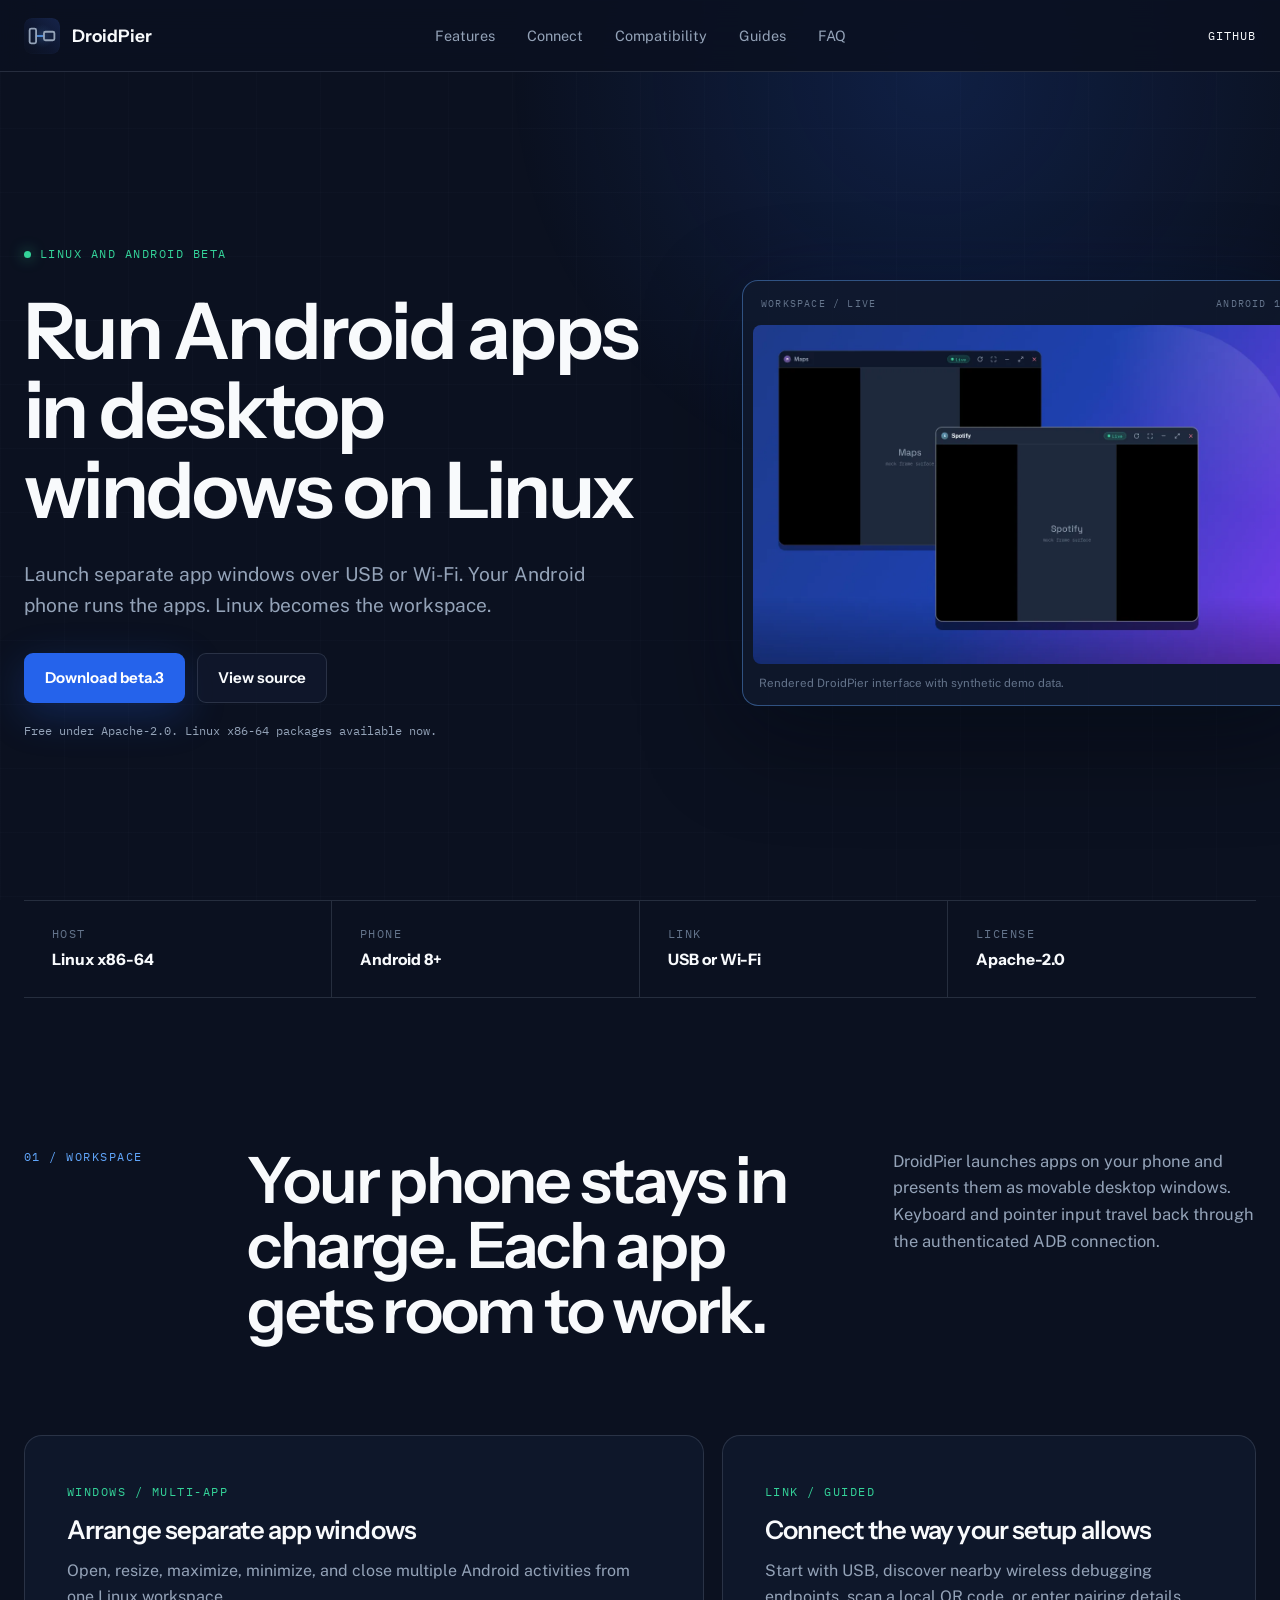
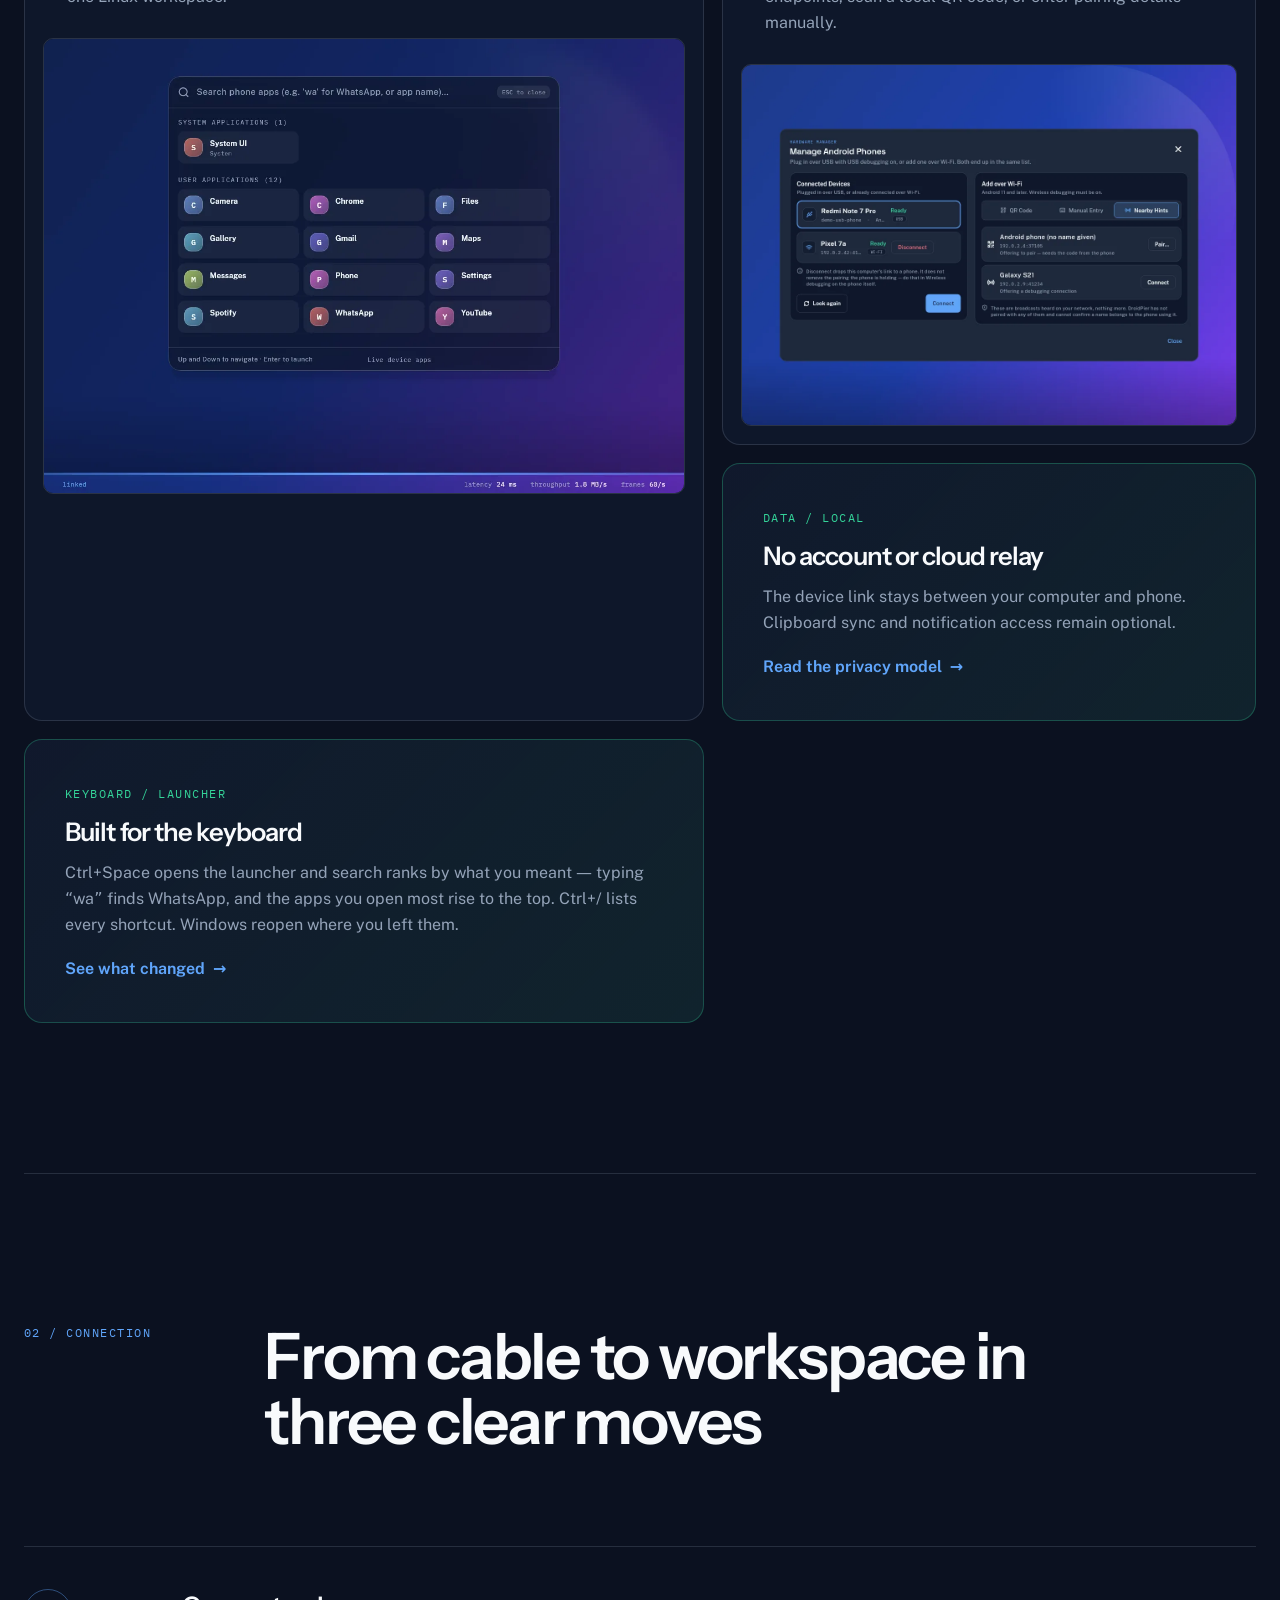
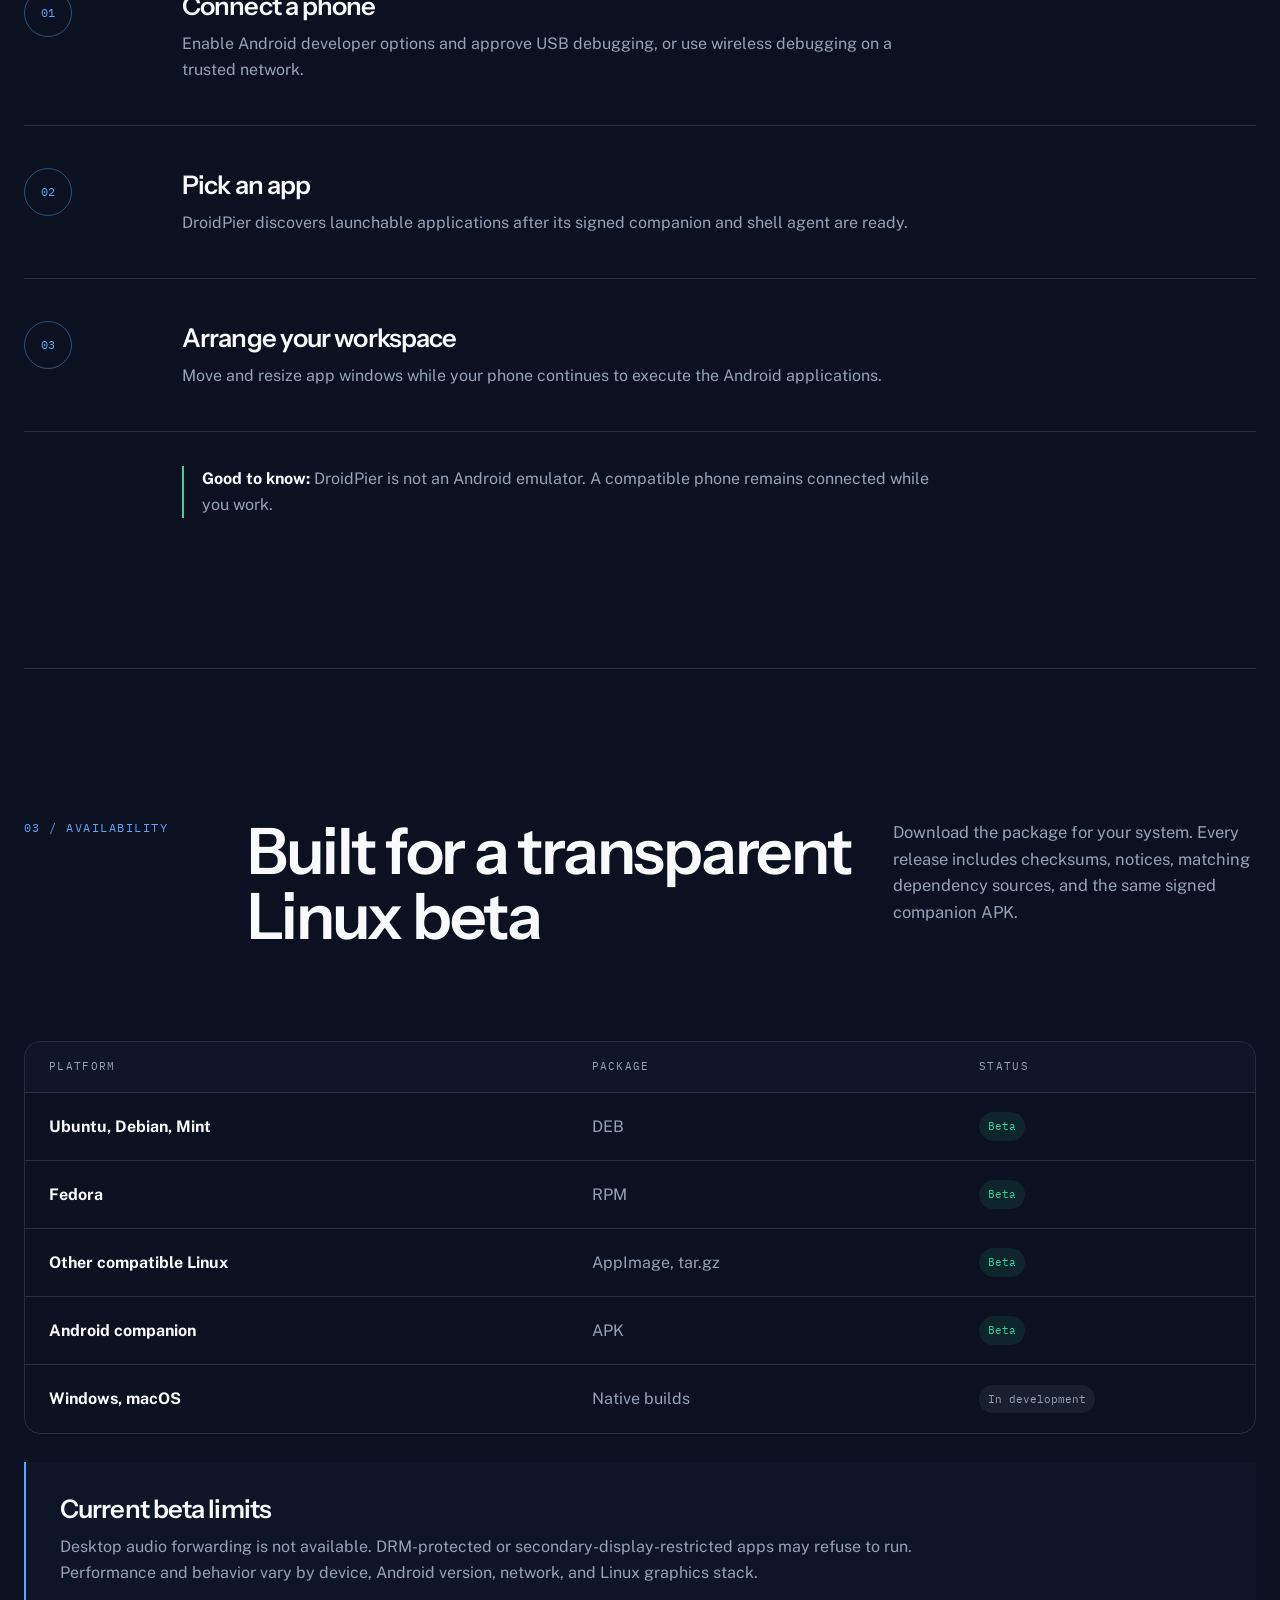
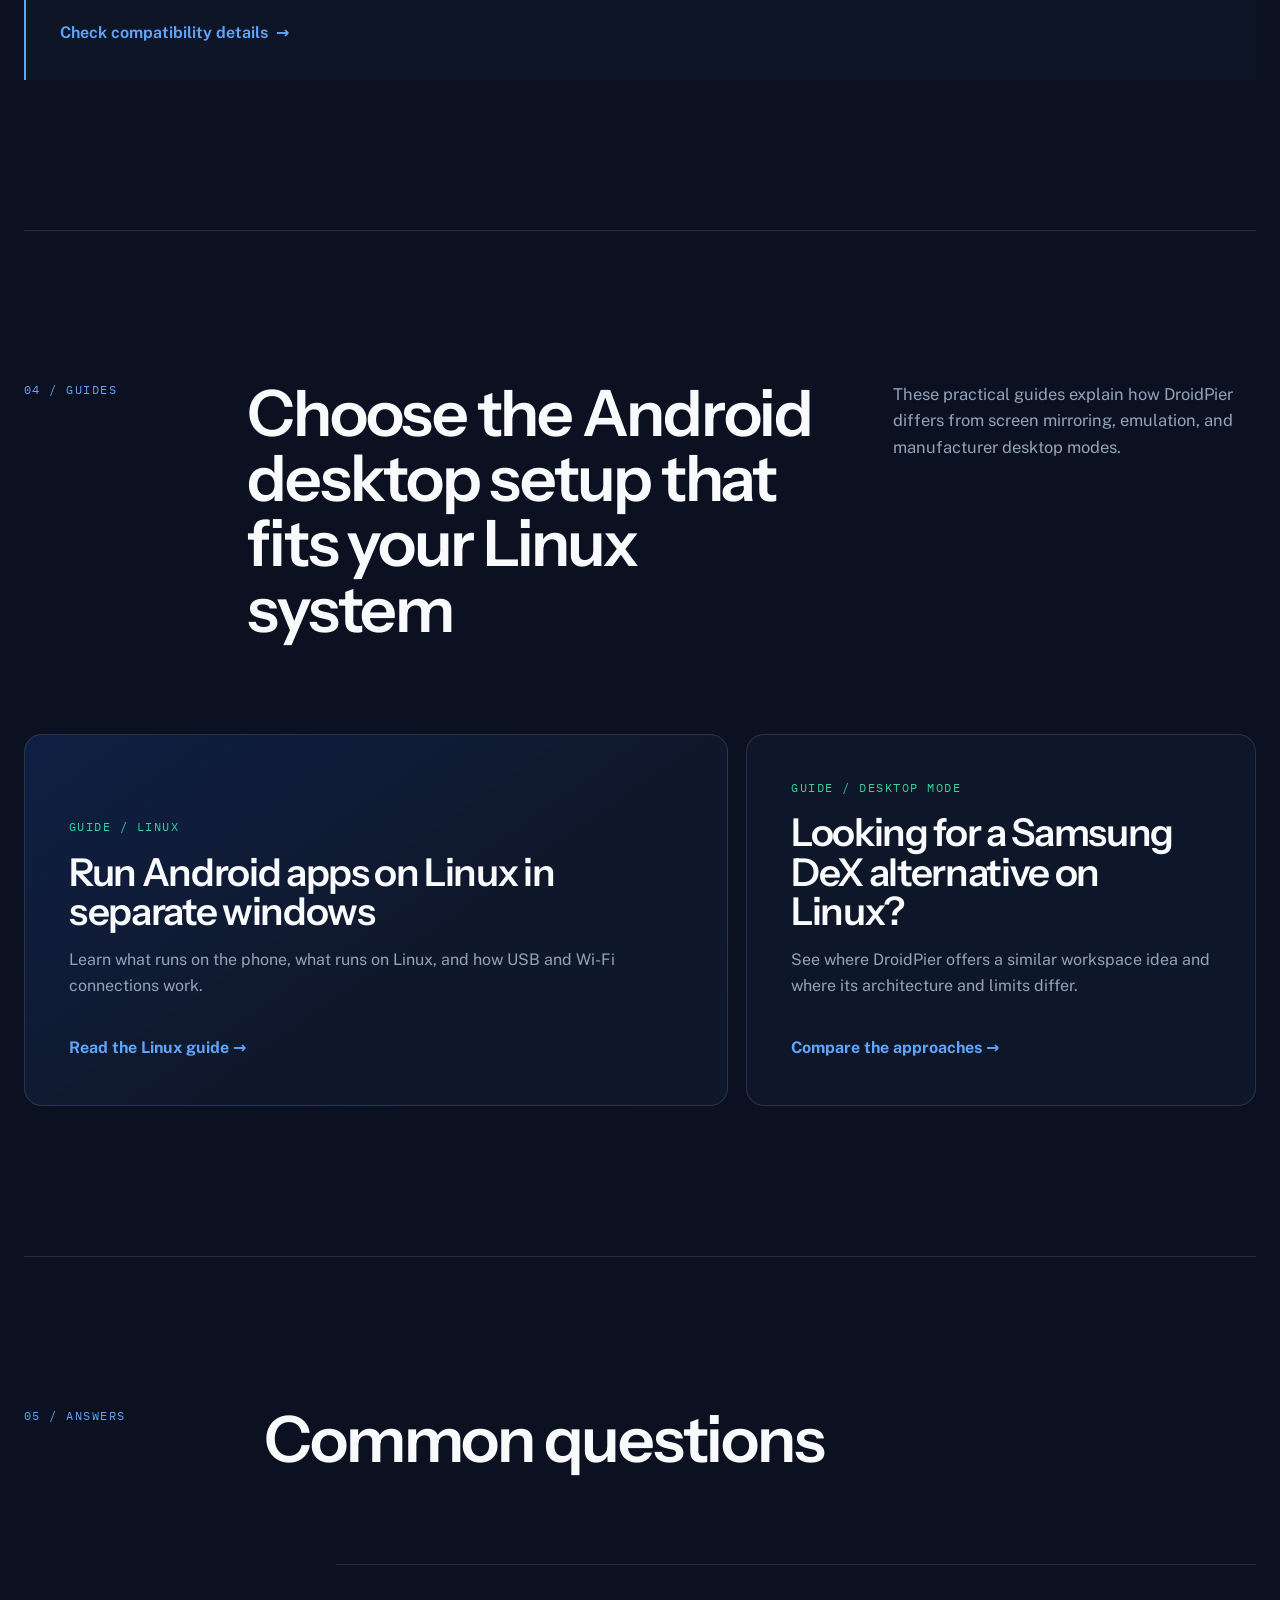
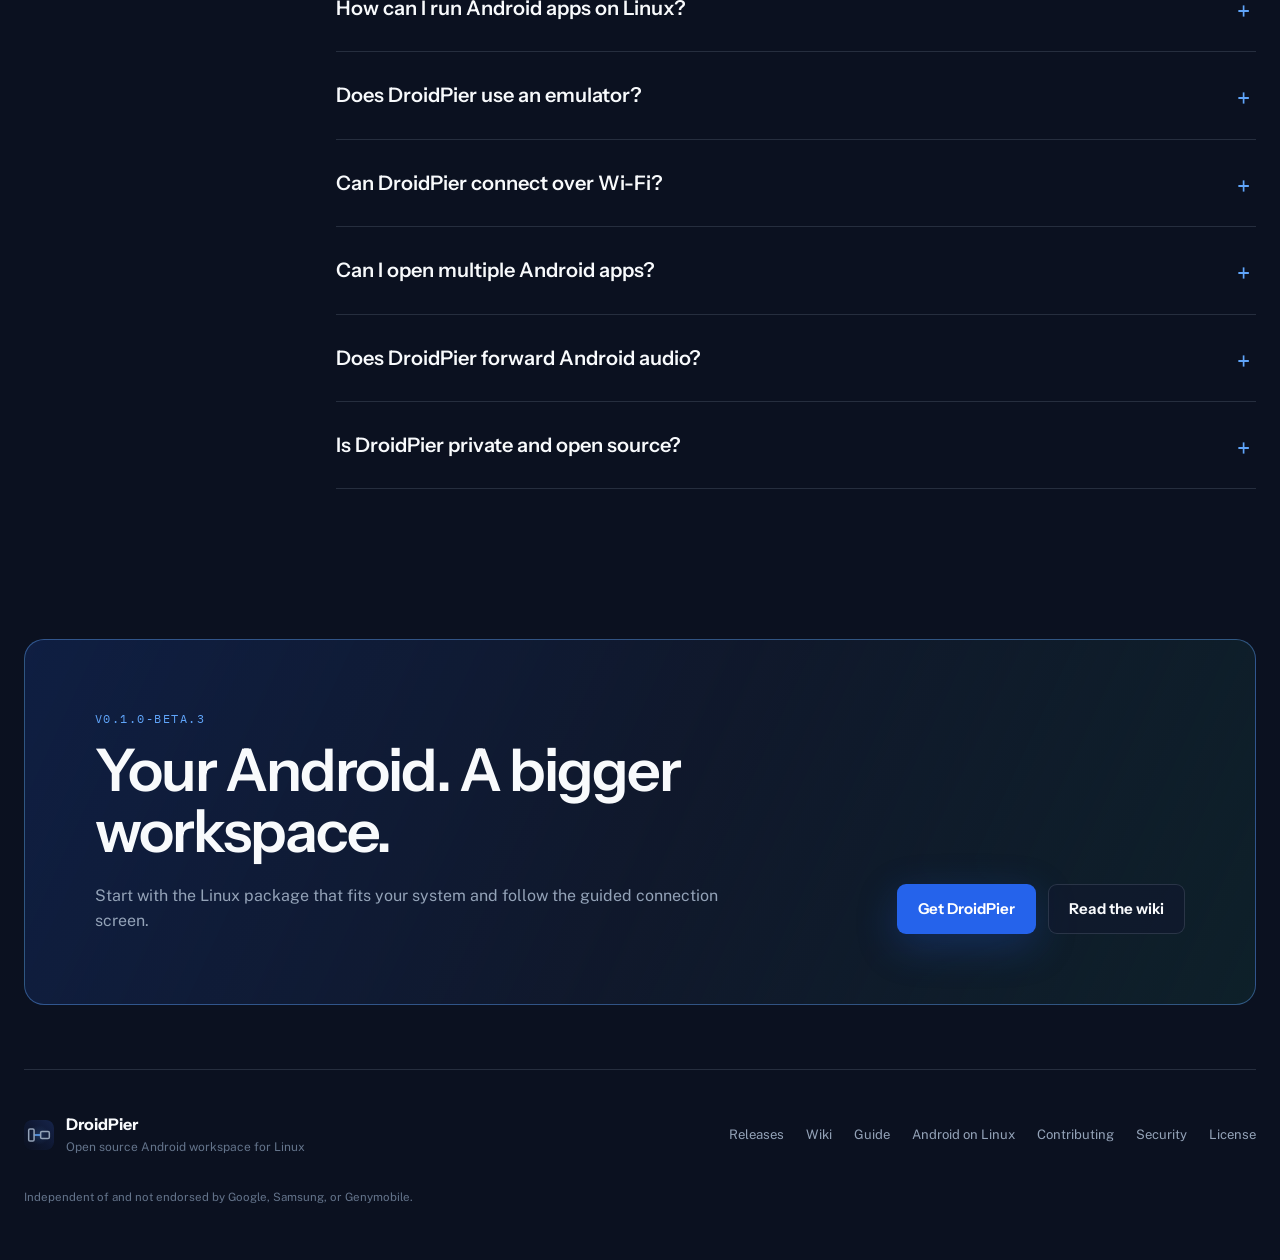
<file: site/index.html>
<!doctype html>
<html lang="en">
<head>
  <meta charset="utf-8">
  <meta name="viewport" content="width=device-width, initial-scale=1">
  <title>DroidPier | Run Android apps in desktop windows on Linux</title>
  <meta name="description" content="DroidPier is an open-source Linux workspace for running Android apps in separate desktop windows over USB or Wi-Fi using ADB and scrcpy.">
  <meta name="theme-color" content="#0b1120">
  <meta name="robots" content="index, follow, max-image-preview:large">
  <link rel="canonical" href="https://gysosin.github.io/droidpier/">
  <link rel="icon" href="assets/droidpier.svg" type="image/svg+xml">
  <link rel="preload" href="assets/fonts/instrument-sans.woff2" as="font" type="font/woff2" crossorigin>
  <link rel="preload" href="assets/workspace.webp" as="image" type="image/webp" fetchpriority="high">

  <meta property="og:type" content="website">
  <meta property="og:site_name" content="DroidPier">
  <meta property="og:title" content="DroidPier | Android apps in desktop windows on Linux">
  <meta property="og:description" content="Open Android apps in separate Linux desktop windows over USB or Wi-Fi. Free and open source.">
  <meta property="og:url" content="https://gysosin.github.io/droidpier/">
  <meta property="og:image" content="https://gysosin.github.io/droidpier/assets/social-preview.jpg">
  <meta property="og:image:width" content="1280">
  <meta property="og:image:height" content="640">
  <meta property="og:image:alt" content="DroidPier branding beside its Android app drawer on a dark blue background">
  <meta name="twitter:card" content="summary_large_image">
  <meta name="twitter:title" content="DroidPier | Android apps in desktop windows on Linux">
  <meta name="twitter:description" content="Open Android apps in separate Linux desktop windows over USB or Wi-Fi.">
  <meta name="twitter:image" content="https://gysosin.github.io/droidpier/assets/social-preview.jpg">

  <link rel="stylesheet" href="styles.css">
  <script type="application/ld+json">
  {
    "@context": "https://schema.org",
    "@type": "SoftwareApplication",
    "name": "DroidPier",
    "description": "An open-source Linux workspace for running Android apps in separate desktop windows over USB or Wi-Fi.",
    "url": "https://gysosin.github.io/droidpier/",
    "codeRepository": "https://github.com/gysosin/droidpier",
    "downloadUrl": "https://github.com/gysosin/droidpier/releases/tag/v0.1.0-beta.3",
    "image": "https://gysosin.github.io/droidpier/assets/social-preview.jpg",
    "applicationCategory": "UtilitiesApplication",
    "operatingSystem": "Linux, Android",
    "softwareVersion": "0.1.0-beta.3",
    "license": "https://www.apache.org/licenses/LICENSE-2.0",
    "isAccessibleForFree": true,
    "offers": {
      "@type": "Offer",
      "price": "0",
      "priceCurrency": "USD"
    }
  }
  </script>
</head>
<body>
  <a class="skip-link" href="#main">Skip to content</a>
  <header class="site-header">
    <a class="brand" href="#top" aria-label="DroidPier home">
      <img src="assets/droidpier.svg" alt="" width="36" height="36">
      <span>DroidPier</span>
    </a>
    <nav class="main-nav" aria-label="Primary navigation">
      <a href="#features">Features</a>
      <a href="#connect">Connect</a>
      <a href="#compatibility">Compatibility</a>
      <a href="#guides">Guides</a>
      <a href="#faq">FAQ</a>
    </nav>
    <a class="header-link" href="https://github.com/gysosin/droidpier">GitHub</a>
  </header>

  <main id="main">
    <section class="hero" id="top">
      <div class="hero-copy" data-reveal>
        <p class="eyebrow"><span class="status-dot" aria-hidden="true"></span> Linux and Android beta</p>
        <h1>Run Android apps in desktop windows on Linux</h1>
        <p class="hero-summary">Launch separate app windows over USB or Wi-Fi. Your Android phone runs the apps. Linux becomes the workspace.</p>
        <div class="actions">
          <a class="button button-primary" href="https://github.com/gysosin/droidpier/releases/tag/v0.1.0-beta.3">Download beta.3</a>
          <a class="button button-secondary" href="https://github.com/gysosin/droidpier">View source</a>
        </div>
        <p class="release-note">Free under Apache-2.0. Linux x86-64 packages available now.</p>
      </div>
      <figure class="hero-visual" data-reveal>
        <div class="window-bar" aria-hidden="true">
          <span>WORKSPACE / LIVE</span>
          <span>ANDROID 13</span>
        </div>
        <img src="assets/workspace.webp" width="1280" height="800" alt="DroidPier workspace showing two Android apps in separate desktop windows" fetchpriority="high">
        <figcaption>Rendered DroidPier interface with synthetic demo data.</figcaption>
      </figure>
    </section>

    <section class="fact-strip" aria-label="Project facts">
      <div><span class="fact-label">Host</span><strong>Linux x86-64</strong></div>
      <div><span class="fact-label">Phone</span><strong>Android 8+</strong></div>
      <div><span class="fact-label">Link</span><strong>USB or Wi-Fi</strong></div>
      <div><span class="fact-label">License</span><strong>Apache-2.0</strong></div>
    </section>

    <section class="section features" id="features">
      <div class="section-intro" data-reveal>
        <p class="section-index">01 / Workspace</p>
        <h2>Your phone stays in charge. Each app gets room to work.</h2>
        <p>DroidPier launches apps on your phone and presents them as movable desktop windows. Keyboard and pointer input travel back through the authenticated ADB connection.</p>
      </div>
      <div class="feature-grid">
        <article class="feature feature-large" data-reveal>
          <div class="feature-copy">
            <span class="telemetry">WINDOWS / MULTI-APP</span>
            <h3>Arrange separate app windows</h3>
            <p>Open, resize, maximize, minimize, and close multiple Android activities from one Linux workspace.</p>
          </div>
          <img src="assets/apps.webp" width="1100" height="780" loading="lazy" alt="DroidPier app drawer listing Android applications">
        </article>
        <article class="feature feature-connect" data-reveal>
          <div class="feature-copy">
            <span class="telemetry">LINK / GUIDED</span>
            <h3>Connect the way your setup allows</h3>
            <p>Start with USB, discover nearby wireless debugging endpoints, scan a local QR code, or enter pairing details manually.</p>
          </div>
          <img src="assets/connect.webp" width="1180" height="860" loading="lazy" alt="DroidPier connection screen with USB, nearby, QR code, and manual pairing options">
        </article>
        <article class="feature feature-privacy" data-reveal>
          <span class="telemetry">DATA / LOCAL</span>
          <h3>No account or cloud relay</h3>
          <p>The device link stays between your computer and phone. Clipboard sync and notification access remain optional.</p>
          <a class="text-link" href="https://github.com/gysosin/droidpier/blob/main/docs/PRIVACY.md">Read the privacy model <span aria-hidden="true">→</span></a>
        </article>
        <article class="feature feature-privacy" data-reveal>
          <span class="telemetry">KEYBOARD / LAUNCHER</span>
          <h3>Built for the keyboard</h3>
          <p>Ctrl+Space opens the launcher and search ranks by what you meant &mdash; typing &ldquo;wa&rdquo; finds WhatsApp, and the apps you open most rise to the top. Ctrl+/ lists every shortcut. Windows reopen where you left them.</p>
          <a class="text-link" href="https://github.com/gysosin/droidpier/blob/main/CHANGELOG.md">See what changed <span aria-hidden="true">&rarr;</span></a>
        </article>
      </div>
    </section>

    <section class="section connect" id="connect">
      <div class="section-intro compact" data-reveal>
        <p class="section-index">02 / Connection</p>
        <h2>From cable to workspace in three clear moves</h2>
      </div>
      <ol class="link-rail">
        <li data-reveal>
          <span class="rail-node">01</span>
          <div><h3>Connect a phone</h3><p>Enable Android developer options and approve USB debugging, or use wireless debugging on a trusted network.</p></div>
        </li>
        <li data-reveal>
          <span class="rail-node">02</span>
          <div><h3>Pick an app</h3><p>DroidPier discovers launchable applications after its signed companion and shell agent are ready.</p></div>
        </li>
        <li data-reveal>
          <span class="rail-node">03</span>
          <div><h3>Arrange your workspace</h3><p>Move and resize app windows while your phone continues to execute the Android applications.</p></div>
        </li>
      </ol>
      <p class="inline-note" data-reveal><strong>Good to know:</strong> DroidPier is not an Android emulator. A compatible phone remains connected while you work.</p>
    </section>

    <section class="section compatibility" id="compatibility">
      <div class="section-intro" data-reveal>
        <p class="section-index">03 / Availability</p>
        <h2>Built for a transparent Linux beta</h2>
        <p>Download the package for your system. Every release includes checksums, notices, matching dependency sources, and the same signed companion APK.</p>
      </div>
      <div class="package-table" role="table" aria-label="DroidPier platform availability" data-reveal>
        <div class="package-row package-head" role="row">
          <span role="columnheader">Platform</span><span role="columnheader">Package</span><span role="columnheader">Status</span>
        </div>
        <div class="package-row" role="row">
          <strong role="cell">Ubuntu, Debian, Mint</strong><span role="cell">DEB</span><span class="status beta" role="cell">Beta</span>
        </div>
        <div class="package-row" role="row">
          <strong role="cell">Fedora</strong><span role="cell">RPM</span><span class="status beta" role="cell">Beta</span>
        </div>
        <div class="package-row" role="row">
          <strong role="cell">Other compatible Linux</strong><span role="cell">AppImage, tar.gz</span><span class="status beta" role="cell">Beta</span>
        </div>
        <div class="package-row" role="row">
          <strong role="cell">Android companion</strong><span role="cell">APK</span><span class="status beta" role="cell">Beta</span>
        </div>
        <div class="package-row" role="row">
          <strong role="cell">Windows, macOS</strong><span role="cell">Native builds</span><span class="status planned" role="cell">In development</span>
        </div>
      </div>
      <div class="limitations" data-reveal>
        <h3>Current beta limits</h3>
        <p>Desktop audio forwarding is not available. DRM-protected or secondary-display-restricted apps may refuse to run. Performance and behavior vary by device, Android version, network, and Linux graphics stack.</p>
        <a class="text-link" href="https://github.com/gysosin/droidpier/blob/main/docs/COMPATIBILITY.md">Check compatibility details <span aria-hidden="true">→</span></a>
      </div>
    </section>

    <section class="section guide-section" id="guides">
      <div class="section-intro" data-reveal>
        <p class="section-index">04 / Guides</p>
        <h2>Choose the Android desktop setup that fits your Linux system</h2>
        <p>These practical guides explain how DroidPier differs from screen mirroring, emulation, and manufacturer desktop modes.</p>
      </div>
      <div class="guide-links">
        <a class="guide-link" href="android-apps-on-linux/" data-reveal>
          <span class="telemetry">GUIDE / LINUX</span>
          <h3>Run Android apps on Linux in separate windows</h3>
          <p>Learn what runs on the phone, what runs on Linux, and how USB and Wi-Fi connections work.</p>
          <strong>Read the Linux guide <span aria-hidden="true">→</span></strong>
        </a>
        <a class="guide-link" href="samsung-dex-alternative-linux/" data-reveal>
          <span class="telemetry">GUIDE / DESKTOP MODE</span>
          <h3>Looking for a Samsung DeX alternative on Linux?</h3>
          <p>See where DroidPier offers a similar workspace idea and where its architecture and limits differ.</p>
          <strong>Compare the approaches <span aria-hidden="true">→</span></strong>
        </a>
      </div>
    </section>

    <section class="section faq" id="faq">
      <div class="section-intro compact" data-reveal>
        <p class="section-index">05 / Answers</p>
        <h2>Common questions</h2>
      </div>
      <div class="faq-list">
        <details data-reveal>
          <summary>How can I run Android apps on Linux?</summary>
          <p>Install DroidPier, connect an Android phone with USB debugging or wireless debugging, and select an app from the desktop drawer. The app executes on your phone and appears in a Linux window.</p>
        </details>
        <details data-reveal>
          <summary>Does DroidPier use an emulator?</summary>
          <p>No. DroidPier uses your connected Android device. This avoids installing a separate Android system image, but the phone must remain available.</p>
        </details>
        <details data-reveal>
          <summary>Can DroidPier connect over Wi-Fi?</summary>
          <p>Yes, on Android versions that support wireless debugging. DroidPier offers nearby discovery, QR pairing, and manual pairing. Network isolation or blocked multicast can prevent discovery.</p>
        </details>
        <details data-reveal>
          <summary>Can I open multiple Android apps?</summary>
          <p>Yes, when the device and app permit secondary displays. Each supported app can occupy its own movable desktop window.</p>
        </details>
        <details data-reveal>
          <summary>Does DroidPier forward Android audio?</summary>
          <p>Not in the current beta. Media controls can control supported playback on the phone, but desktop audio forwarding is not implemented.</p>
        </details>
        <details data-reveal>
          <summary>Is DroidPier private and open source?</summary>
          <p>DroidPier requires no account, analytics, advertising, or cloud relay. The original project code is available under Apache-2.0. Bundled components retain their own licenses.</p>
        </details>
      </div>
    </section>

    <section class="download" data-reveal>
      <div>
        <p class="section-index">v0.1.0-beta.3</p>
        <h2>Your Android. A bigger workspace.</h2>
        <p>Start with the Linux package that fits your system and follow the guided connection screen.</p>
      </div>
      <div class="actions">
        <a class="button button-primary" href="https://github.com/gysosin/droidpier/releases/tag/v0.1.0-beta.3">Get DroidPier</a>
        <a class="button button-secondary" href="https://github.com/gysosin/droidpier/wiki">Read the wiki</a>
      </div>
    </section>
  </main>

  <footer>
    <div class="footer-brand">
      <img src="assets/droidpier.svg" alt="" width="30" height="30">
      <div><strong>DroidPier</strong><span>Open source Android workspace for Linux</span></div>
    </div>
    <nav aria-label="Project links">
      <a href="https://github.com/gysosin/droidpier/releases">Releases</a>
      <a href="https://github.com/gysosin/droidpier/wiki">Wiki</a>
      <a href="https://github.com/gysosin/droidpier/blob/main/docs/USER_GUIDE.md">Guide</a>
      <a href="android-apps-on-linux/">Android on Linux</a>
      <a href="https://github.com/gysosin/droidpier/blob/main/CONTRIBUTING.md">Contributing</a>
      <a href="https://github.com/gysosin/droidpier/security/policy">Security</a>
      <a href="https://github.com/gysosin/droidpier/blob/main/LICENSE">License</a>
    </nav>
    <p class="legal">Independent of and not endorsed by Google, Samsung, or Genymobile.</p>
  </footer>
  <script src="site.js" defer></script>
</body>
</html>
</file>
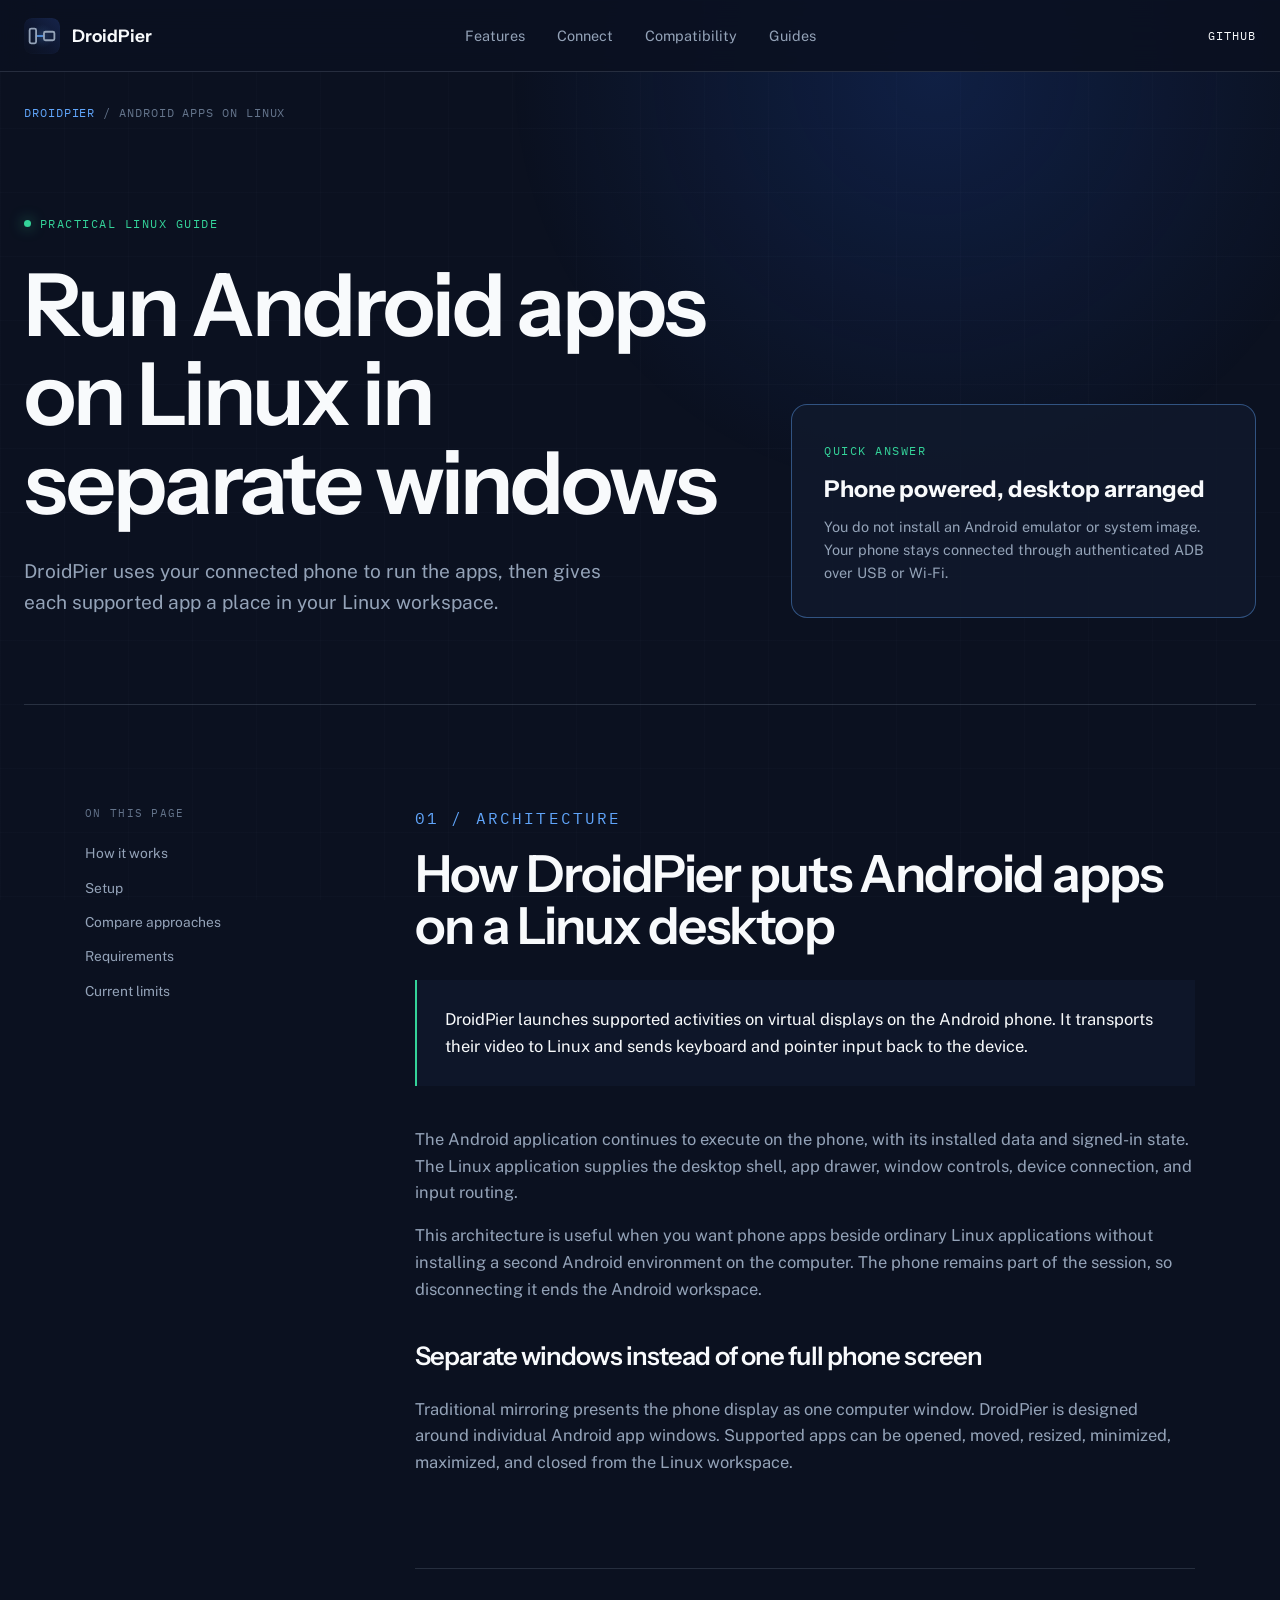
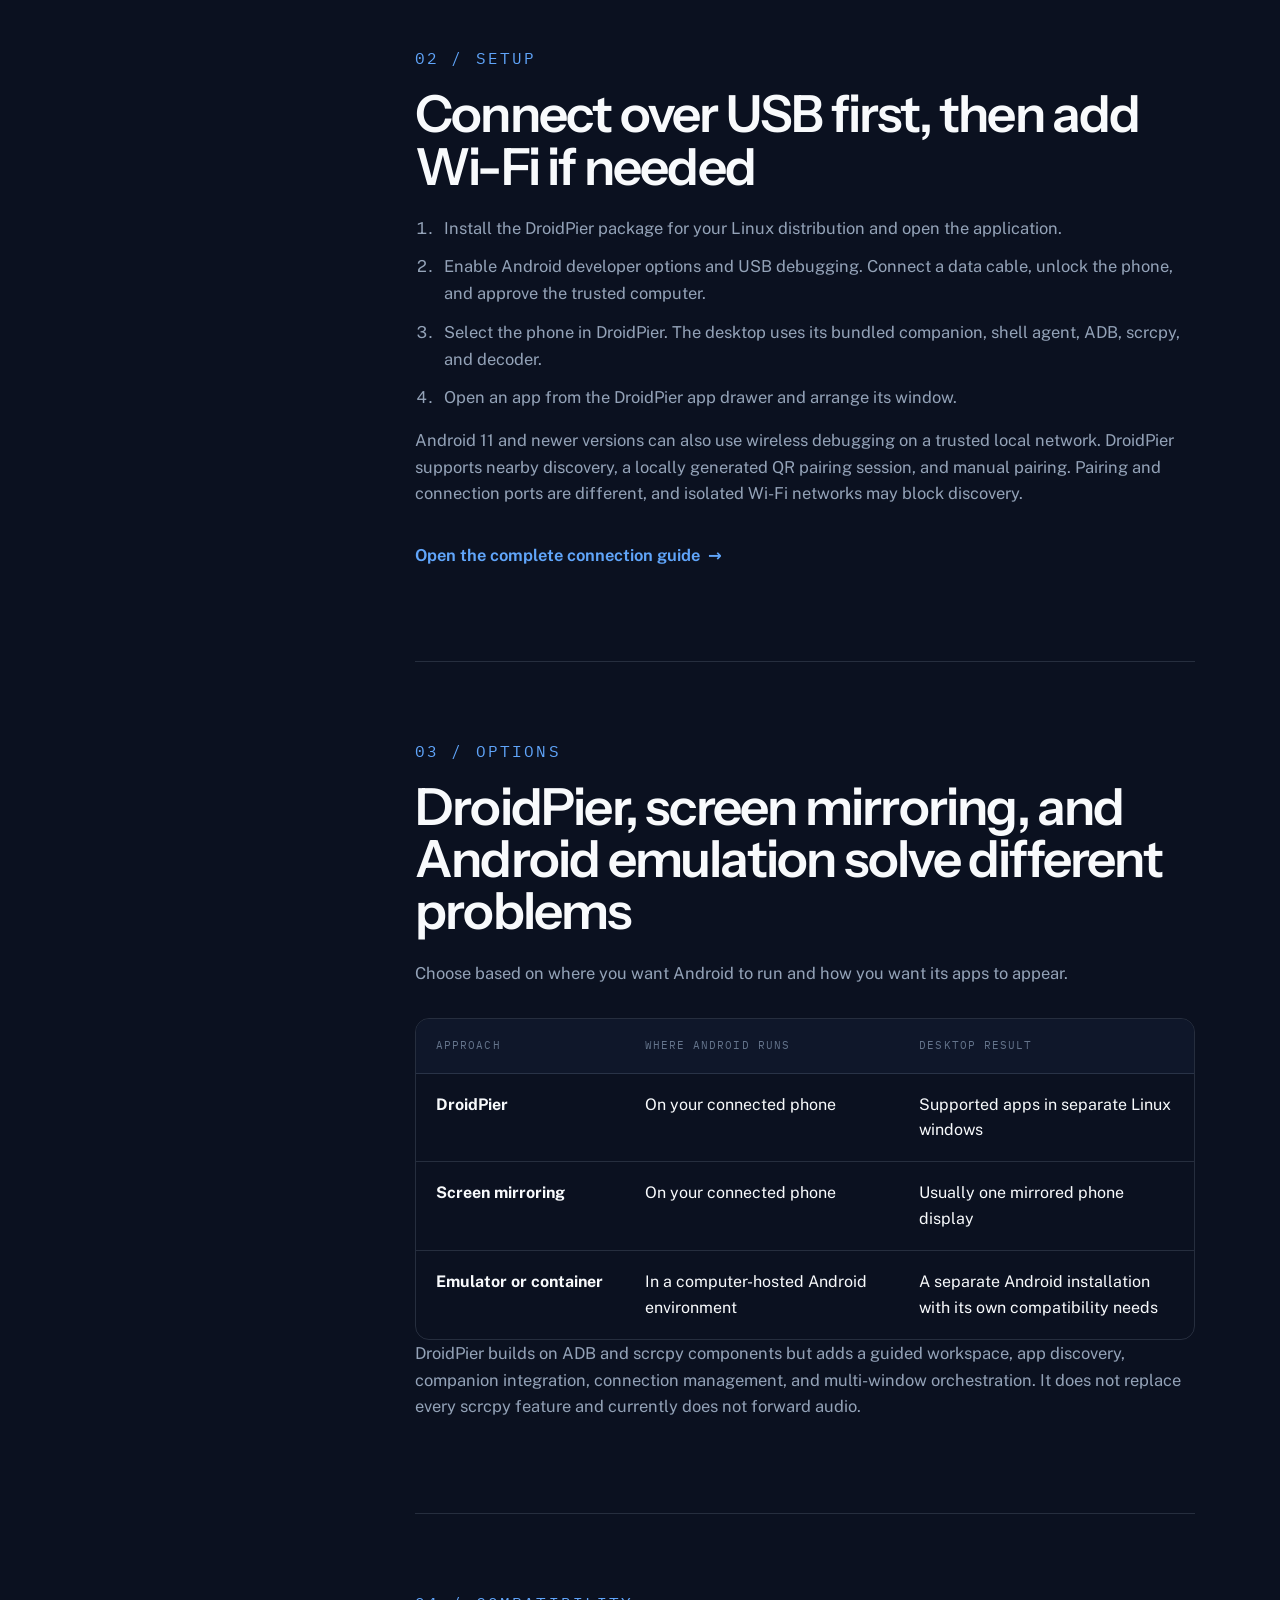
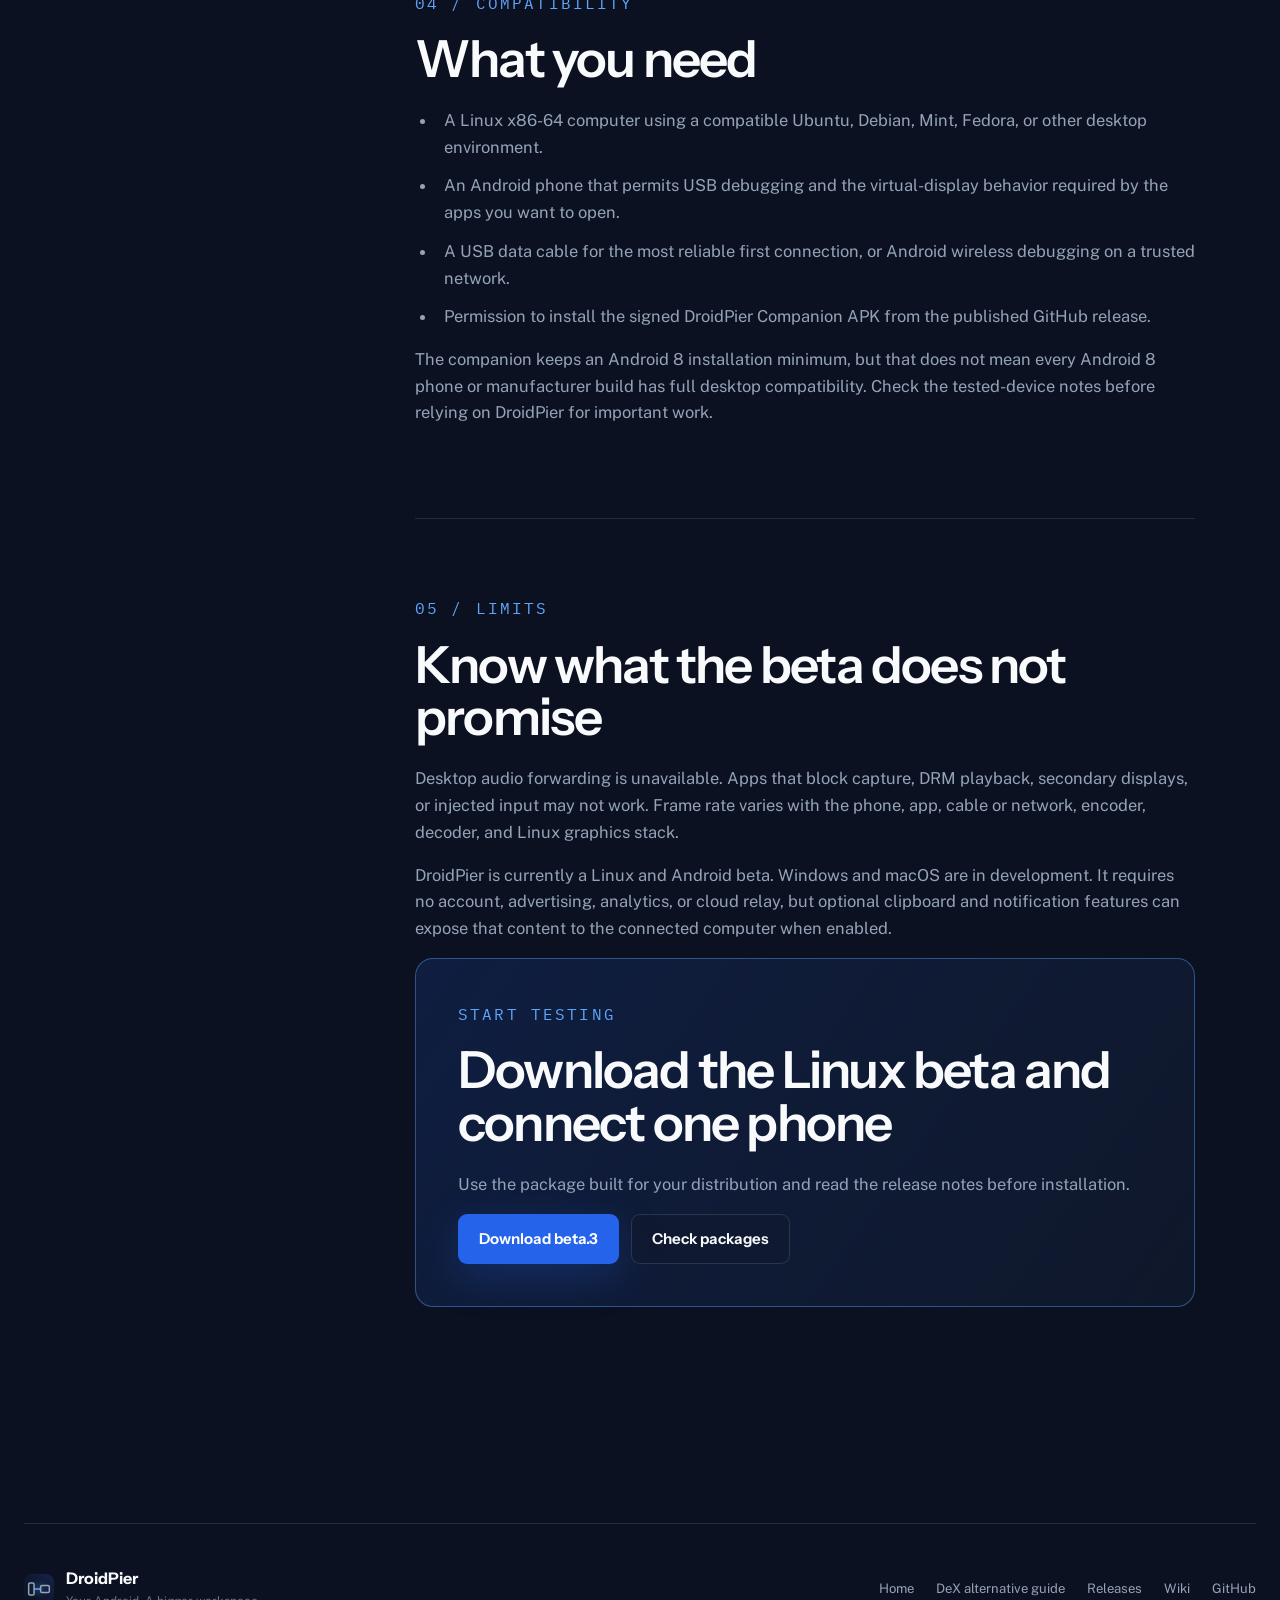
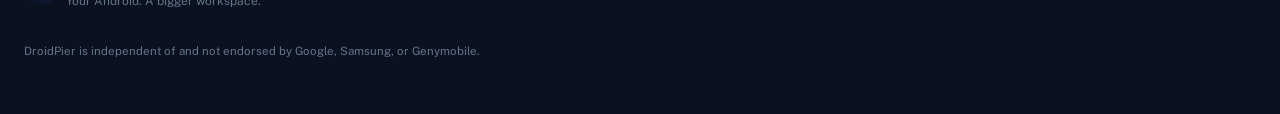
<file: site/android-apps-on-linux/index.html>
<!doctype html>
<html lang="en">
<head>
  <meta charset="utf-8">
  <meta name="viewport" content="width=device-width, initial-scale=1">
  <title>Run Android Apps on Linux in Separate Windows | DroidPier</title>
  <meta name="description" content="Learn how DroidPier runs Android apps in separate Linux desktop windows using your phone, ADB, and scrcpy over USB or Wi-Fi.">
  <meta name="theme-color" content="#0b1120">
  <meta name="robots" content="index, follow, max-image-preview:large">
  <link rel="canonical" href="https://gysosin.github.io/droidpier/android-apps-on-linux/">
  <link rel="icon" href="../assets/droidpier.svg" type="image/svg+xml">
  <link rel="stylesheet" href="../styles.css">

  <meta property="og:type" content="article">
  <meta property="og:site_name" content="DroidPier">
  <meta property="og:title" content="Run Android apps on Linux in separate windows">
  <meta property="og:description" content="A practical guide to using a connected Android phone as an app source for a Linux desktop workspace.">
  <meta property="og:url" content="https://gysosin.github.io/droidpier/android-apps-on-linux/">
  <meta property="og:image" content="https://gysosin.github.io/droidpier/assets/social-preview.jpg">
  <meta name="twitter:card" content="summary_large_image">

  <script type="application/ld+json">
  {
    "@context": "https://schema.org",
    "@graph": [
      {
        "@type": "TechArticle",
        "headline": "Run Android apps on Linux in separate windows",
        "description": "A guide to running Android phone apps in separate Linux desktop windows with DroidPier.",
        "url": "https://gysosin.github.io/droidpier/android-apps-on-linux/",
        "datePublished": "2026-09-01",
        "dateModified": "2026-09-01",
        "author": {"@type": "Organization", "name": "DroidPier maintainers"},
        "publisher": {"@type": "Organization", "name": "DroidPier"},
        "image": "https://gysosin.github.io/droidpier/assets/social-preview.jpg"
      },
      {
        "@type": "BreadcrumbList",
        "itemListElement": [
          {"@type": "ListItem", "position": 1, "name": "DroidPier", "item": "https://gysosin.github.io/droidpier/"},
          {"@type": "ListItem", "position": 2, "name": "Android apps on Linux", "item": "https://gysosin.github.io/droidpier/android-apps-on-linux/"}
        ]
      }
    ]
  }
  </script>
</head>
<body>
  <a class="skip-link" href="#article">Skip to content</a>
  <header class="site-header">
    <a class="brand" href="../" aria-label="DroidPier home">
      <img src="../assets/droidpier.svg" alt="" width="36" height="36">
      <span>DroidPier</span>
    </a>
    <nav class="main-nav" aria-label="Primary navigation">
      <a href="../#features">Features</a>
      <a href="../#connect">Connect</a>
      <a href="../#compatibility">Compatibility</a>
      <a href="../#guides">Guides</a>
    </nav>
    <a class="header-link" href="https://github.com/gysosin/droidpier">GitHub</a>
  </header>

  <main class="article-page" id="article">
    <nav class="breadcrumbs" aria-label="Breadcrumb">
      <a href="../">DroidPier</a> / Android apps on Linux
    </nav>

    <header class="article-hero">
      <div data-reveal>
        <p class="eyebrow"><span class="status-dot" aria-hidden="true"></span> Practical Linux guide</p>
        <h1>Run Android apps on Linux in separate windows</h1>
        <p class="hero-summary">DroidPier uses your connected phone to run the apps, then gives each supported app a place in your Linux workspace.</p>
      </div>
      <aside class="article-signal" data-reveal>
        <span class="telemetry">QUICK ANSWER</span>
        <strong>Phone powered, desktop arranged</strong>
        <p>You do not install an Android emulator or system image. Your phone stays connected through authenticated ADB over USB or Wi-Fi.</p>
      </aside>
    </header>

    <div class="article-layout">
      <nav class="article-nav" aria-label="On this page">
        <span>On this page</span>
        <a href="#how-it-works">How it works</a>
        <a href="#setup">Setup</a>
        <a href="#compare">Compare approaches</a>
        <a href="#requirements">Requirements</a>
        <a href="#limits">Current limits</a>
      </nav>

      <article class="prose">
        <section id="how-it-works" data-reveal>
          <p class="section-index">01 / Architecture</p>
          <h2>How DroidPier puts Android apps on a Linux desktop</h2>
          <div class="answer-box">
            <p>DroidPier launches supported activities on virtual displays on the Android phone. It transports their video to Linux and sends keyboard and pointer input back to the device.</p>
          </div>
          <p>The Android application continues to execute on the phone, with its installed data and signed-in state. The Linux application supplies the desktop shell, app drawer, window controls, device connection, and input routing.</p>
          <p>This architecture is useful when you want phone apps beside ordinary Linux applications without installing a second Android environment on the computer. The phone remains part of the session, so disconnecting it ends the Android workspace.</p>
          <h3>Separate windows instead of one full phone screen</h3>
          <p>Traditional mirroring presents the phone display as one computer window. DroidPier is designed around individual Android app windows. Supported apps can be opened, moved, resized, minimized, maximized, and closed from the Linux workspace.</p>
        </section>

        <section id="setup" data-reveal>
          <p class="section-index">02 / Setup</p>
          <h2>Connect over USB first, then add Wi-Fi if needed</h2>
          <ol>
            <li>Install the DroidPier package for your Linux distribution and open the application.</li>
            <li>Enable Android developer options and USB debugging. Connect a data cable, unlock the phone, and approve the trusted computer.</li>
            <li>Select the phone in DroidPier. The desktop uses its bundled companion, shell agent, ADB, scrcpy, and decoder.</li>
            <li>Open an app from the DroidPier app drawer and arrange its window.</li>
          </ol>
          <p>Android 11 and newer versions can also use wireless debugging on a trusted local network. DroidPier supports nearby discovery, a locally generated QR pairing session, and manual pairing. Pairing and connection ports are different, and isolated Wi-Fi networks may block discovery.</p>
          <p><a class="text-link" href="https://github.com/gysosin/droidpier/blob/main/docs/USER_GUIDE.md">Open the complete connection guide <span aria-hidden="true">→</span></a></p>
        </section>

        <section id="compare" data-reveal>
          <p class="section-index">03 / Options</p>
          <h2>DroidPier, screen mirroring, and Android emulation solve different problems</h2>
          <p>Choose based on where you want Android to run and how you want its apps to appear.</p>
          <div class="comparison" role="table" aria-label="Android on Linux approaches">
            <div class="comparison-row" role="row">
              <span role="columnheader">Approach</span><span role="columnheader">Where Android runs</span><span role="columnheader">Desktop result</span>
            </div>
            <div class="comparison-row" role="row">
              <strong role="cell">DroidPier</strong><span role="cell">On your connected phone</span><span role="cell">Supported apps in separate Linux windows</span>
            </div>
            <div class="comparison-row" role="row">
              <strong role="cell">Screen mirroring</strong><span role="cell">On your connected phone</span><span role="cell">Usually one mirrored phone display</span>
            </div>
            <div class="comparison-row" role="row">
              <strong role="cell">Emulator or container</strong><span role="cell">In a computer-hosted Android environment</span><span role="cell">A separate Android installation with its own compatibility needs</span>
            </div>
          </div>
          <p>DroidPier builds on ADB and scrcpy components but adds a guided workspace, app discovery, companion integration, connection management, and multi-window orchestration. It does not replace every scrcpy feature and currently does not forward audio.</p>
        </section>

        <section id="requirements" data-reveal>
          <p class="section-index">04 / Compatibility</p>
          <h2>What you need</h2>
          <ul>
            <li>A Linux x86-64 computer using a compatible Ubuntu, Debian, Mint, Fedora, or other desktop environment.</li>
            <li>An Android phone that permits USB debugging and the virtual-display behavior required by the apps you want to open.</li>
            <li>A USB data cable for the most reliable first connection, or Android wireless debugging on a trusted network.</li>
            <li>Permission to install the signed DroidPier Companion APK from the published GitHub release.</li>
          </ul>
          <p>The companion keeps an Android 8 installation minimum, but that does not mean every Android 8 phone or manufacturer build has full desktop compatibility. Check the tested-device notes before relying on DroidPier for important work.</p>
        </section>

        <section id="limits" data-reveal>
          <p class="section-index">05 / Limits</p>
          <h2>Know what the beta does not promise</h2>
          <p>Desktop audio forwarding is unavailable. Apps that block capture, DRM playback, secondary displays, or injected input may not work. Frame rate varies with the phone, app, cable or network, encoder, decoder, and Linux graphics stack.</p>
          <p>DroidPier is currently a Linux and Android beta. Windows and macOS are in development. It requires no account, advertising, analytics, or cloud relay, but optional clipboard and notification features can expose that content to the connected computer when enabled.</p>
          <div class="article-cta">
            <p class="section-index">Start testing</p>
            <h2>Download the Linux beta and connect one phone</h2>
            <p>Use the package built for your distribution and read the release notes before installation.</p>
            <div class="actions">
              <a class="button button-primary" href="https://github.com/gysosin/droidpier/releases/tag/v0.1.0-beta.3">Download beta.3</a>
              <a class="button button-secondary" href="../#compatibility">Check packages</a>
            </div>
          </div>
        </section>
      </article>
    </div>
  </main>

  <footer>
    <div class="footer-brand">
      <img src="../assets/droidpier.svg" alt="" width="30" height="30">
      <div><strong>DroidPier</strong><span>Your Android. A bigger workspace.</span></div>
    </div>
    <nav aria-label="Project links">
      <a href="../">Home</a>
      <a href="../samsung-dex-alternative-linux/">DeX alternative guide</a>
      <a href="https://github.com/gysosin/droidpier/releases">Releases</a>
      <a href="https://github.com/gysosin/droidpier/wiki">Wiki</a>
      <a href="https://github.com/gysosin/droidpier">GitHub</a>
    </nav>
    <p class="legal">DroidPier is independent of and not endorsed by Google, Samsung, or Genymobile.</p>
  </footer>
  <script src="../site.js" defer></script>
</body>
</html>
</file>
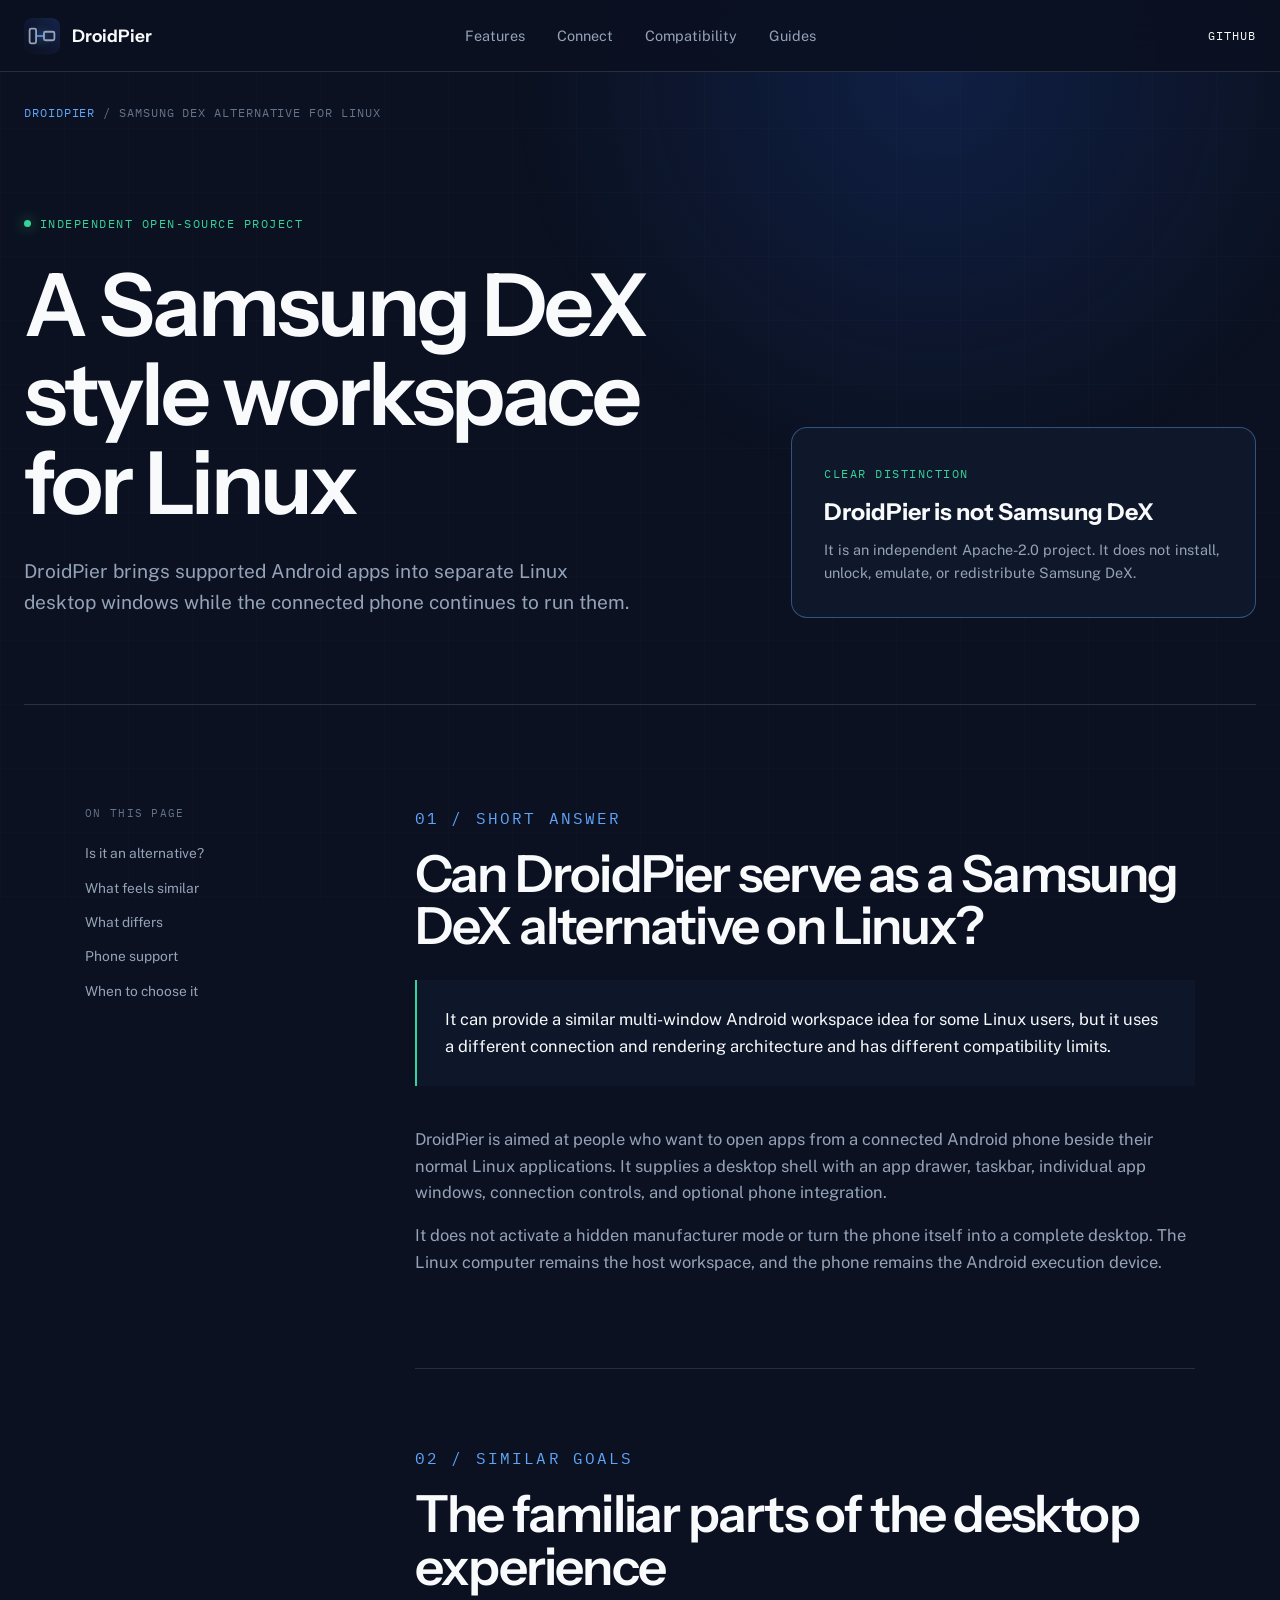
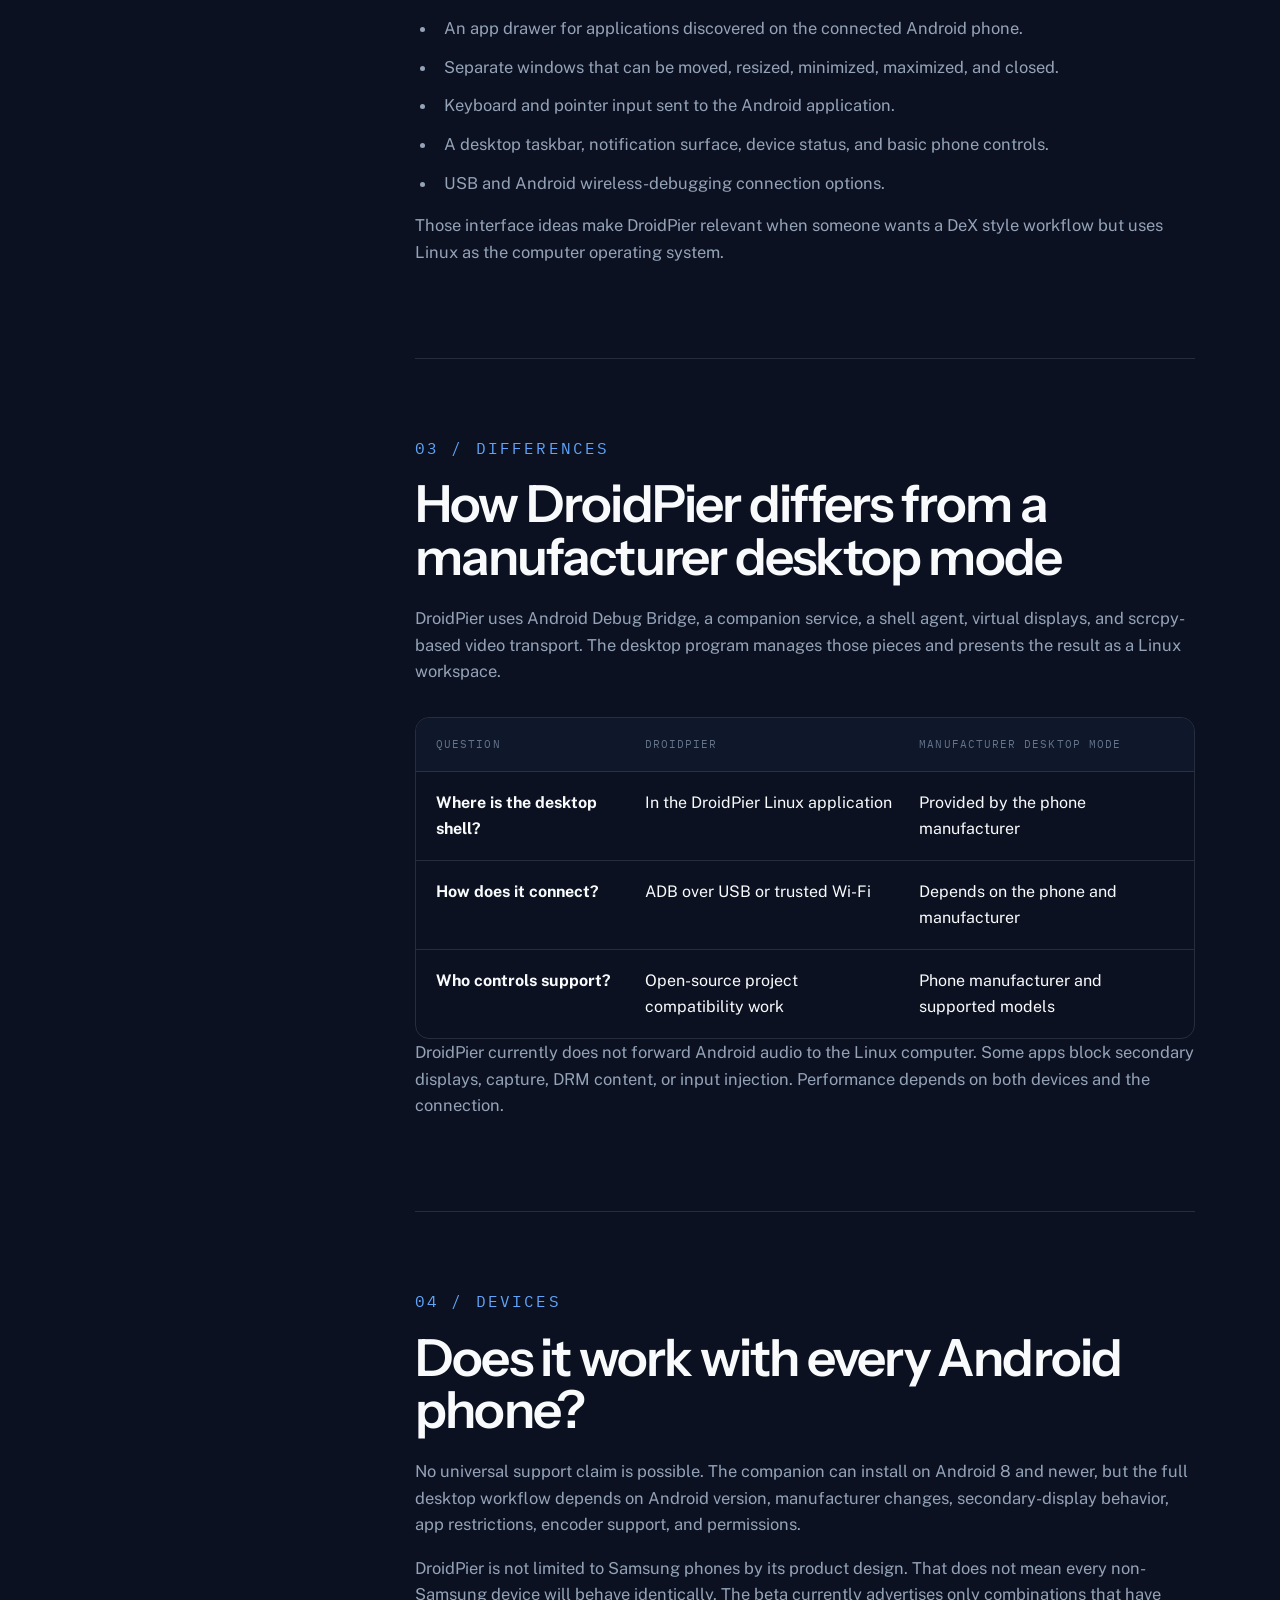
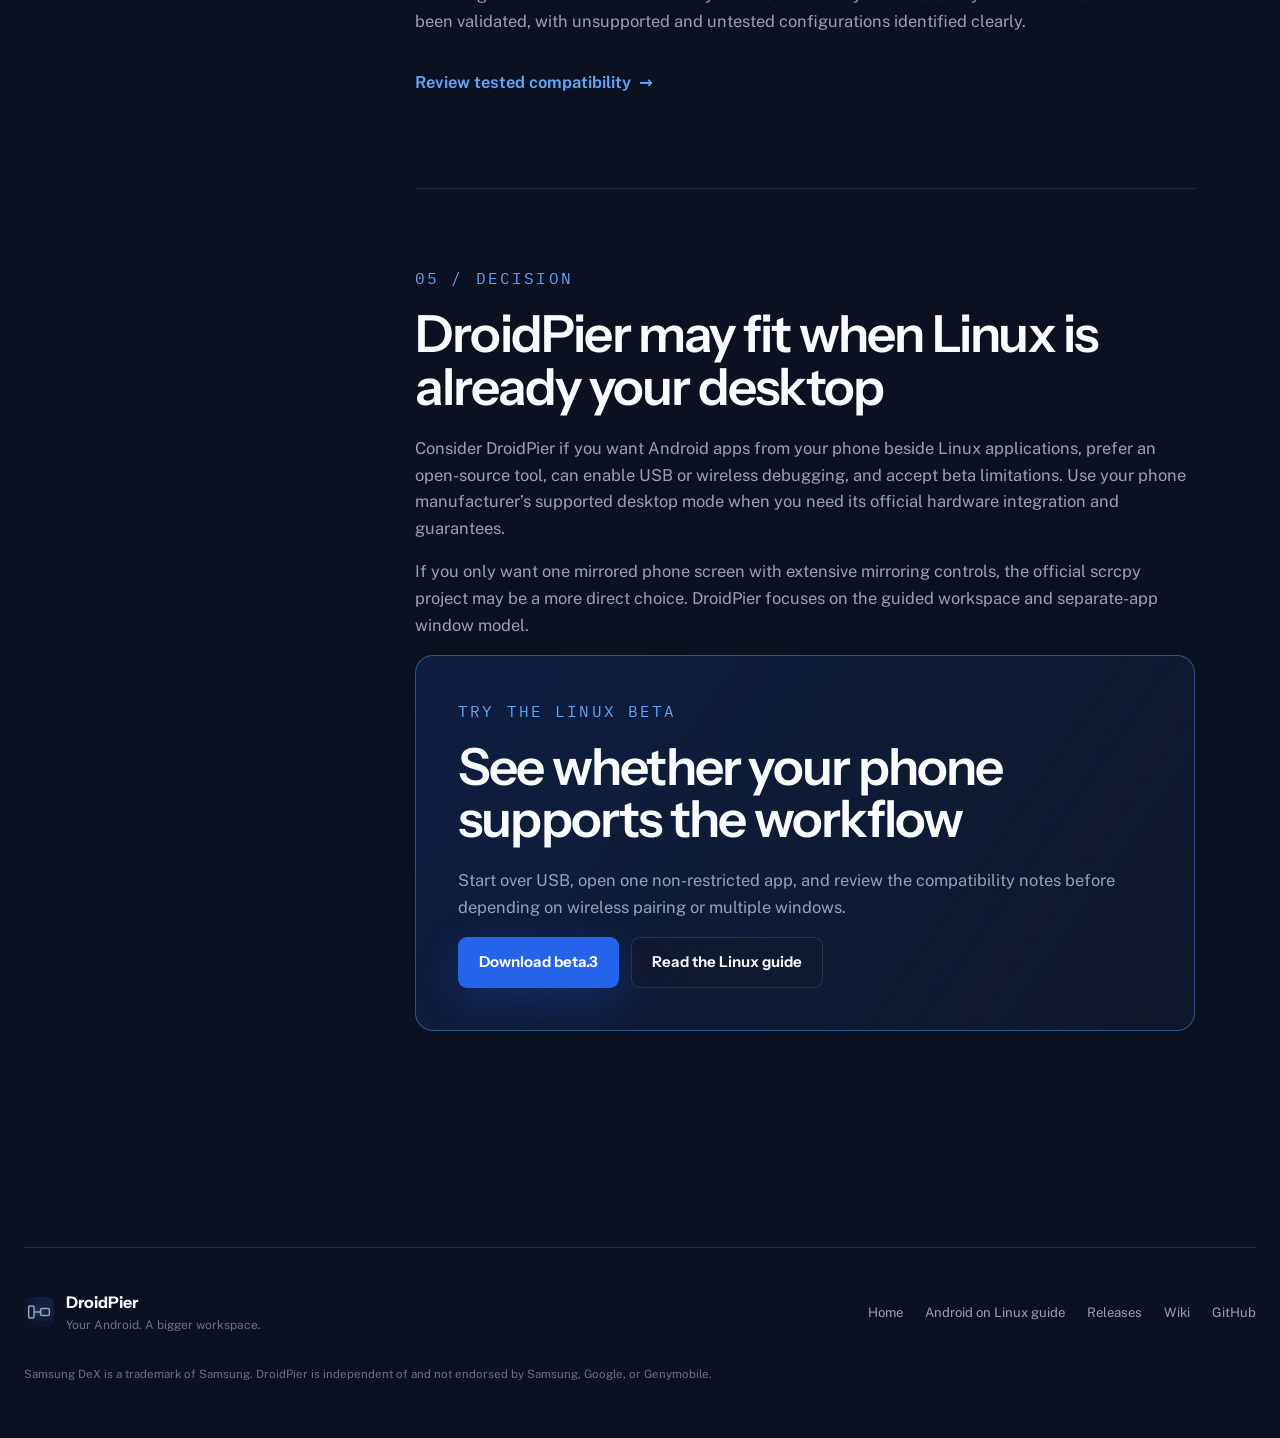
<file: site/samsung-dex-alternative-linux/index.html>
<!doctype html>
<html lang="en">
<head>
  <meta charset="utf-8">
  <meta name="viewport" content="width=device-width, initial-scale=1">
  <title>Samsung DeX Alternative for Linux | DroidPier</title>
  <meta name="description" content="DroidPier offers a Samsung DeX style Android workspace on Linux, with separate app windows over USB or Wi-Fi. Learn how the approaches differ.">
  <meta name="theme-color" content="#0b1120">
  <meta name="robots" content="index, follow, max-image-preview:large">
  <link rel="canonical" href="https://gysosin.github.io/droidpier/samsung-dex-alternative-linux/">
  <link rel="icon" href="../assets/droidpier.svg" type="image/svg+xml">
  <link rel="stylesheet" href="../styles.css">

  <meta property="og:type" content="article">
  <meta property="og:site_name" content="DroidPier">
  <meta property="og:title" content="A Samsung DeX style workspace for Linux">
  <meta property="og:description" content="Use a connected Android phone as the app source for a multi-window Linux workspace. See the differences before installing.">
  <meta property="og:url" content="https://gysosin.github.io/droidpier/samsung-dex-alternative-linux/">
  <meta property="og:image" content="https://gysosin.github.io/droidpier/assets/social-preview.jpg">
  <meta name="twitter:card" content="summary_large_image">

  <script type="application/ld+json">
  {
    "@context": "https://schema.org",
    "@graph": [
      {
        "@type": "TechArticle",
        "headline": "A Samsung DeX style Android workspace for Linux",
        "description": "How DroidPier provides a DeX style multi-window Android workspace on Linux and how its architecture differs.",
        "url": "https://gysosin.github.io/droidpier/samsung-dex-alternative-linux/",
        "datePublished": "2026-09-01",
        "dateModified": "2026-09-01",
        "author": {"@type": "Organization", "name": "DroidPier maintainers"},
        "publisher": {"@type": "Organization", "name": "DroidPier"},
        "image": "https://gysosin.github.io/droidpier/assets/social-preview.jpg"
      },
      {
        "@type": "BreadcrumbList",
        "itemListElement": [
          {"@type": "ListItem", "position": 1, "name": "DroidPier", "item": "https://gysosin.github.io/droidpier/"},
          {"@type": "ListItem", "position": 2, "name": "Samsung DeX alternative for Linux", "item": "https://gysosin.github.io/droidpier/samsung-dex-alternative-linux/"}
        ]
      }
    ]
  }
  </script>
</head>
<body>
  <a class="skip-link" href="#article">Skip to content</a>
  <header class="site-header">
    <a class="brand" href="../" aria-label="DroidPier home">
      <img src="../assets/droidpier.svg" alt="" width="36" height="36">
      <span>DroidPier</span>
    </a>
    <nav class="main-nav" aria-label="Primary navigation">
      <a href="../#features">Features</a>
      <a href="../#connect">Connect</a>
      <a href="../#compatibility">Compatibility</a>
      <a href="../#guides">Guides</a>
    </nav>
    <a class="header-link" href="https://github.com/gysosin/droidpier">GitHub</a>
  </header>

  <main class="article-page" id="article">
    <nav class="breadcrumbs" aria-label="Breadcrumb">
      <a href="../">DroidPier</a> / Samsung DeX alternative for Linux
    </nav>

    <header class="article-hero">
      <div data-reveal>
        <p class="eyebrow"><span class="status-dot" aria-hidden="true"></span> Independent open-source project</p>
        <h1>A Samsung DeX style workspace for Linux</h1>
        <p class="hero-summary">DroidPier brings supported Android apps into separate Linux desktop windows while the connected phone continues to run them.</p>
      </div>
      <aside class="article-signal" data-reveal>
        <span class="telemetry">CLEAR DISTINCTION</span>
        <strong>DroidPier is not Samsung DeX</strong>
        <p>It is an independent Apache-2.0 project. It does not install, unlock, emulate, or redistribute Samsung DeX.</p>
      </aside>
    </header>

    <div class="article-layout">
      <nav class="article-nav" aria-label="On this page">
        <span>On this page</span>
        <a href="#answer">Is it an alternative?</a>
        <a href="#similar">What feels similar</a>
        <a href="#different">What differs</a>
        <a href="#phones">Phone support</a>
        <a href="#choose">When to choose it</a>
      </nav>

      <article class="prose">
        <section id="answer" data-reveal>
          <p class="section-index">01 / Short answer</p>
          <h2>Can DroidPier serve as a Samsung DeX alternative on Linux?</h2>
          <div class="answer-box">
            <p>It can provide a similar multi-window Android workspace idea for some Linux users, but it uses a different connection and rendering architecture and has different compatibility limits.</p>
          </div>
          <p>DroidPier is aimed at people who want to open apps from a connected Android phone beside their normal Linux applications. It supplies a desktop shell with an app drawer, taskbar, individual app windows, connection controls, and optional phone integration.</p>
          <p>It does not activate a hidden manufacturer mode or turn the phone itself into a complete desktop. The Linux computer remains the host workspace, and the phone remains the Android execution device.</p>
        </section>

        <section id="similar" data-reveal>
          <p class="section-index">02 / Similar goals</p>
          <h2>The familiar parts of the desktop experience</h2>
          <ul>
            <li>An app drawer for applications discovered on the connected Android phone.</li>
            <li>Separate windows that can be moved, resized, minimized, maximized, and closed.</li>
            <li>Keyboard and pointer input sent to the Android application.</li>
            <li>A desktop taskbar, notification surface, device status, and basic phone controls.</li>
            <li>USB and Android wireless-debugging connection options.</li>
          </ul>
          <p>Those interface ideas make DroidPier relevant when someone wants a DeX style workflow but uses Linux as the computer operating system.</p>
        </section>

        <section id="different" data-reveal>
          <p class="section-index">03 / Differences</p>
          <h2>How DroidPier differs from a manufacturer desktop mode</h2>
          <p>DroidPier uses Android Debug Bridge, a companion service, a shell agent, virtual displays, and scrcpy-based video transport. The desktop program manages those pieces and presents the result as a Linux workspace.</p>
          <div class="comparison" role="table" aria-label="DroidPier architecture compared with manufacturer desktop modes">
            <div class="comparison-row" role="row">
              <span role="columnheader">Question</span><span role="columnheader">DroidPier</span><span role="columnheader">Manufacturer desktop mode</span>
            </div>
            <div class="comparison-row" role="row">
              <strong role="cell">Where is the desktop shell?</strong><span role="cell">In the DroidPier Linux application</span><span role="cell">Provided by the phone manufacturer</span>
            </div>
            <div class="comparison-row" role="row">
              <strong role="cell">How does it connect?</strong><span role="cell">ADB over USB or trusted Wi-Fi</span><span role="cell">Depends on the phone and manufacturer</span>
            </div>
            <div class="comparison-row" role="row">
              <strong role="cell">Who controls support?</strong><span role="cell">Open-source project compatibility work</span><span role="cell">Phone manufacturer and supported models</span>
            </div>
          </div>
          <p>DroidPier currently does not forward Android audio to the Linux computer. Some apps block secondary displays, capture, DRM content, or input injection. Performance depends on both devices and the connection.</p>
        </section>

        <section id="phones" data-reveal>
          <p class="section-index">04 / Devices</p>
          <h2>Does it work with every Android phone?</h2>
          <p>No universal support claim is possible. The companion can install on Android 8 and newer, but the full desktop workflow depends on Android version, manufacturer changes, secondary-display behavior, app restrictions, encoder support, and permissions.</p>
          <p>DroidPier is not limited to Samsung phones by its product design. That does not mean every non-Samsung device will behave identically. The beta currently advertises only combinations that have been validated, with unsupported and untested configurations identified clearly.</p>
          <p><a class="text-link" href="https://github.com/gysosin/droidpier/blob/main/docs/COMPATIBILITY.md">Review tested compatibility <span aria-hidden="true">→</span></a></p>
        </section>

        <section id="choose" data-reveal>
          <p class="section-index">05 / Decision</p>
          <h2>DroidPier may fit when Linux is already your desktop</h2>
          <p>Consider DroidPier if you want Android apps from your phone beside Linux applications, prefer an open-source tool, can enable USB or wireless debugging, and accept beta limitations. Use your phone manufacturer’s supported desktop mode when you need its official hardware integration and guarantees.</p>
          <p>If you only want one mirrored phone screen with extensive mirroring controls, the official scrcpy project may be a more direct choice. DroidPier focuses on the guided workspace and separate-app window model.</p>
          <div class="article-cta">
            <p class="section-index">Try the Linux beta</p>
            <h2>See whether your phone supports the workflow</h2>
            <p>Start over USB, open one non-restricted app, and review the compatibility notes before depending on wireless pairing or multiple windows.</p>
            <div class="actions">
              <a class="button button-primary" href="https://github.com/gysosin/droidpier/releases/tag/v0.1.0-beta.3">Download beta.3</a>
              <a class="button button-secondary" href="../android-apps-on-linux/">Read the Linux guide</a>
            </div>
          </div>
        </section>
      </article>
    </div>
  </main>

  <footer>
    <div class="footer-brand">
      <img src="../assets/droidpier.svg" alt="" width="30" height="30">
      <div><strong>DroidPier</strong><span>Your Android. A bigger workspace.</span></div>
    </div>
    <nav aria-label="Project links">
      <a href="../">Home</a>
      <a href="../android-apps-on-linux/">Android on Linux guide</a>
      <a href="https://github.com/gysosin/droidpier/releases">Releases</a>
      <a href="https://github.com/gysosin/droidpier/wiki">Wiki</a>
      <a href="https://github.com/gysosin/droidpier">GitHub</a>
    </nav>
    <p class="legal">Samsung DeX is a trademark of Samsung. DroidPier is independent of and not endorsed by Samsung, Google, or Genymobile.</p>
  </footer>
  <script src="../site.js" defer></script>
</body>
</html>
</file>
<file: site/styles.css>
@font-face {
  font-family: "Instrument Sans";
  src: url("assets/fonts/instrument-sans.woff2") format("woff2");
  font-display: swap;
  font-style: normal;
  font-weight: 400 700;
}

@font-face {
  font-family: "Public Sans";
  src: url("assets/fonts/public-sans.woff2") format("woff2");
  font-display: swap;
  font-style: normal;
  font-weight: 300 800;
}

@font-face {
  font-family: "IBM Plex Mono";
  src: url("assets/fonts/ibm-plex-mono.woff2") format("woff2");
  font-display: swap;
  font-style: normal;
  font-weight: 400;
}

:root {
  color-scheme: dark;
  --ink: #f8fafc;
  --muted: #94a3b8;
  --quiet: #64748b;
  --bg: #0b1120;
  --panel: #111a2e;
  --panel-strong: #16213a;
  --line: rgba(148, 163, 184, 0.2);
  --line-bright: rgba(96, 165, 250, 0.42);
  --signal: #60a5fa;
  --signal-dark: #2563eb;
  --trace: #34d399;
  --display: "Instrument Sans", system-ui, sans-serif;
  --body: "Public Sans", system-ui, sans-serif;
  --mono: "IBM Plex Mono", ui-monospace, monospace;
  --page: min(1240px, calc(100vw - 48px));
}

* { box-sizing: border-box; }
html { scroll-behavior: smooth; scroll-padding-top: 88px; }
body {
  margin: 0;
  color: var(--ink);
  background: var(--bg);
  font-family: var(--body);
  font-size: 16px;
  line-height: 1.62;
  text-rendering: optimizeLegibility;
}

body::before {
  content: "";
  position: fixed;
  inset: 0;
  z-index: -2;
  pointer-events: none;
  background:
    radial-gradient(circle at 73% 8%, rgba(37, 99, 235, 0.18), transparent 34%),
    linear-gradient(rgba(148, 163, 184, 0.025) 1px, transparent 1px),
    linear-gradient(90deg, rgba(148, 163, 184, 0.025) 1px, transparent 1px);
  background-size: auto, 64px 64px, 64px 64px;
}

a { color: inherit; text-decoration: none; }
img { display: block; max-width: 100%; height: auto; }
h1, h2, h3, p, figure { margin-top: 0; }
h1, h2, h3 { font-family: var(--display); line-height: 1.02; letter-spacing: -0.035em; }
h1 { max-width: 780px; margin-bottom: 28px; font-size: clamp(3.2rem, 6.1vw, 5.4rem); font-weight: 620; }
h2 { max-width: 850px; margin-bottom: 22px; font-size: clamp(2.25rem, 5vw, 4.7rem); font-weight: 600; }
h3 { font-size: clamp(1.35rem, 2vw, 2rem); font-weight: 590; }
p { color: var(--muted); }

:focus-visible { outline: 3px solid var(--trace); outline-offset: 4px; }
.skip-link {
  position: fixed;
  top: 12px;
  left: 12px;
  z-index: 100;
  padding: 10px 14px;
  color: var(--bg);
  background: var(--ink);
  transform: translateY(-160%);
}
.skip-link:focus { transform: none; }

.site-header {
  position: sticky;
  top: 0;
  z-index: 20;
  width: 100%;
  min-height: 72px;
  padding: 12px max(24px, calc((100vw - 1240px) / 2));
  display: grid;
  grid-template-columns: 1fr auto 1fr;
  align-items: center;
  gap: 32px;
  border-bottom: 1px solid var(--line);
  background: rgba(11, 17, 32, 0.88);
  backdrop-filter: blur(18px);
}

.brand, .footer-brand { display: flex; align-items: center; gap: 12px; font-family: var(--display); }
.brand { justify-self: start; font-size: 1.08rem; font-weight: 650; }
.brand img, .footer-brand img { border-radius: 8px; }
.main-nav { display: flex; gap: 32px; font-size: 0.9rem; color: var(--muted); }
.main-nav a, .header-link, footer a { transition: color 160ms ease; }
.main-nav a:hover, .header-link:hover, footer a:hover { color: var(--signal); }
.header-link { justify-self: end; font-family: var(--mono); font-size: 0.78rem; letter-spacing: 0.08em; text-transform: uppercase; }

.hero {
  width: var(--page);
  min-height: calc(100vh - 72px);
  margin: 0 auto;
  padding: 92px 0 78px;
  display: grid;
  grid-template-columns: minmax(0, 1.12fr) minmax(500px, 0.88fr);
  align-items: center;
  gap: 64px;
}
.hero-copy { position: relative; z-index: 2; }
.eyebrow, .section-index, .telemetry, .fact-label {
  font-family: var(--mono);
  font-size: 0.72rem;
  letter-spacing: 0.13em;
  text-transform: uppercase;
}
.eyebrow { display: flex; align-items: center; gap: 9px; margin-bottom: 28px; color: var(--trace); }
.status-dot { width: 7px; height: 7px; border-radius: 50%; background: var(--trace); box-shadow: 0 0 14px rgba(52, 211, 153, 0.7); }
.hero-summary { max-width: 620px; margin-bottom: 32px; font-size: clamp(1.08rem, 1.5vw, 1.28rem); }
.actions { display: flex; flex-wrap: wrap; gap: 12px; }
.button {
  min-height: 48px;
  padding: 12px 20px;
  display: inline-flex;
  align-items: center;
  justify-content: center;
  border: 1px solid transparent;
  border-radius: 9px;
  font-family: var(--display);
  font-size: 0.94rem;
  font-weight: 650;
  transition: transform 160ms ease, background-color 160ms ease, border-color 160ms ease;
}
.button:hover { transform: translateY(-2px); }
.button-primary { color: #fff; background: var(--signal-dark); box-shadow: 0 12px 40px rgba(37, 99, 235, 0.25); }
.button-primary:hover { background: #1d4ed8; }
.button-secondary { border-color: var(--line); background: rgba(17, 26, 46, 0.72); }
.button-secondary:hover { border-color: var(--line-bright); }
.release-note { margin: 19px 0 0; font-family: var(--mono); font-size: 0.72rem; }

.hero-visual {
  margin: 0 -4vw 0 0;
  padding: 10px;
  border: 1px solid var(--line-bright);
  border-radius: 16px;
  background: rgba(17, 26, 46, 0.76);
  box-shadow: 0 32px 100px rgba(0, 0, 0, 0.44), 0 0 90px rgba(37, 99, 235, 0.08);
  transform: perspective(1500px) rotateY(-3deg);
}
.hero-visual img { width: 100%; border-radius: 8px; }
.window-bar { height: 34px; padding: 0 8px 8px; display: flex; align-items: center; justify-content: space-between; color: var(--quiet); font-family: var(--mono); font-size: 0.62rem; letter-spacing: 0.12em; }
.hero-visual figcaption { padding: 10px 6px 2px; color: var(--quiet); font-size: 0.72rem; }

.fact-strip {
  width: var(--page);
  margin: 0 auto;
  display: grid;
  grid-template-columns: repeat(4, 1fr);
  border-top: 1px solid var(--line);
  border-bottom: 1px solid var(--line);
}
.fact-strip > div { padding: 24px 28px; border-right: 1px solid var(--line); }
.fact-strip > div:last-child { border-right: 0; }
.fact-label { display: block; margin-bottom: 3px; color: var(--quiet); }
.fact-strip strong { font-family: var(--display); font-size: 0.98rem; }

.section { width: var(--page); margin: 0 auto; padding: 150px 0; }
.section-intro { display: grid; grid-template-columns: 0.36fr 1.2fr 0.72fr; gap: 42px; align-items: start; margin-bottom: 70px; }
.section-intro.compact { grid-template-columns: 0.36fr 1.8fr; }
.section-index { color: var(--signal); }
.section-intro p:last-child { font-size: 1.03rem; }

.feature-grid { display: grid; grid-template-columns: 1.12fr 0.88fr; gap: 18px; }
.feature {
  overflow: hidden;
  border: 1px solid var(--line);
  border-radius: 18px;
  background: rgba(17, 26, 46, 0.74);
}
.feature-copy { padding: 42px 42px 28px; }
.feature h3 { margin: 13px 0 15px; }
.feature p { margin-bottom: 0; }
.telemetry { color: var(--trace); }
.feature img { width: calc(100% - 36px); margin: 0 18px 18px; border: 1px solid var(--line); border-radius: 10px; }
.feature-large { grid-row: span 2; }
.feature-connect { align-self: stretch; }
.feature-privacy { padding: 40px; border-color: rgba(52, 211, 153, 0.28); background: linear-gradient(135deg, rgba(17, 26, 46, 0.9), rgba(20, 46, 52, 0.65)); }
.text-link { display: inline-flex; gap: 8px; margin-top: 18px; color: var(--signal); font-weight: 650; }

.connect { border-top: 1px solid var(--line); }
.link-rail { margin: 0; padding: 0; list-style: none; border-top: 1px solid var(--line); }
.link-rail li { position: relative; display: grid; grid-template-columns: 120px 1fr; gap: 38px; padding: 42px 0; border-bottom: 1px solid var(--line); }
.rail-node { width: 48px; height: 48px; display: grid; place-items: center; border: 1px solid var(--line-bright); border-radius: 50%; color: var(--signal); font-family: var(--mono); font-size: 0.75rem; }
.link-rail h3 { margin: 4px 0 12px; }
.link-rail p { max-width: 760px; margin-bottom: 0; }
.inline-note { max-width: 770px; margin: 34px 0 0 158px; padding-left: 18px; border-left: 2px solid var(--trace); }
.inline-note strong { color: var(--ink); }

.compatibility { border-top: 1px solid var(--line); }
.package-table { border: 1px solid var(--line); border-radius: 16px; overflow: hidden; }
.package-row { min-height: 68px; padding: 16px 24px; display: grid; grid-template-columns: 1.4fr 1fr 0.65fr; align-items: center; border-bottom: 1px solid var(--line); }
.package-row:last-child { border-bottom: 0; }
.package-head { min-height: 48px; color: var(--quiet); background: rgba(17, 26, 46, 0.72); font-family: var(--mono); font-size: 0.68rem; letter-spacing: 0.12em; text-transform: uppercase; }
.package-row span { color: var(--muted); }
.status { width: fit-content; padding: 5px 9px; border-radius: 99px; font-family: var(--mono); font-size: 0.7rem; }
.status.beta { color: var(--trace); background: rgba(52, 211, 153, 0.1); }
.status.planned { color: var(--muted); background: rgba(148, 163, 184, 0.1); }
.limitations { margin-top: 28px; padding: 34px; border-left: 2px solid var(--signal); background: rgba(17, 26, 46, 0.55); }
.limitations h3 { margin-bottom: 12px; }
.limitations p { max-width: 900px; }

.guide-section { border-top: 1px solid var(--line); }
.guide-links { display: grid; grid-template-columns: 1.16fr 0.84fr; gap: 18px; }
.guide-link { min-height: 350px; padding: 44px; display: flex; flex-direction: column; justify-content: flex-end; border: 1px solid var(--line); border-radius: 18px; background: rgba(17, 26, 46, 0.74); transition: transform 180ms ease, border-color 180ms ease, background-color 180ms ease; }
.guide-link:first-child { background: linear-gradient(145deg, rgba(37, 99, 235, 0.18), rgba(17, 26, 46, 0.78) 58%); }
.guide-link:hover { transform: translateY(-3px); border-color: var(--line-bright); }
.guide-link h3 { max-width: 630px; margin: 16px 0; font-size: clamp(1.75rem, 3vw, 3rem); }
.guide-link p { max-width: 620px; }
.guide-link strong { margin-top: 20px; color: var(--signal); }

.article-page { width: var(--page); margin: 0 auto; }
.breadcrumbs { padding: 32px 0 0; color: var(--quiet); font-family: var(--mono); font-size: 0.72rem; letter-spacing: 0.08em; text-transform: uppercase; }
.breadcrumbs a { color: var(--signal); }
.article-hero { padding: 92px 0 86px; display: grid; grid-template-columns: minmax(0, 1.2fr) minmax(360px, 0.8fr); gap: 70px; align-items: end; border-bottom: 1px solid var(--line); }
.article-hero h1 { max-width: 900px; font-size: clamp(3.2rem, 6.8vw, 6.4rem); }
.article-hero .hero-summary { margin-bottom: 0; }
.article-signal { padding: 32px; border: 1px solid var(--line-bright); border-radius: 16px; background: rgba(17, 26, 46, 0.78); }
.article-signal strong { display: block; margin: 12px 0; font-family: var(--display); font-size: 1.45rem; line-height: 1.2; }
.article-signal p { margin-bottom: 0; font-size: 0.9rem; }
.article-layout { padding: 100px 0 140px; display: grid; grid-template-columns: 250px minmax(0, 780px); gap: 80px; justify-content: center; }
.article-nav { position: sticky; top: 104px; align-self: start; display: grid; gap: 12px; color: var(--muted); font-size: 0.86rem; }
.article-nav span { margin-bottom: 8px; color: var(--quiet); font-family: var(--mono); font-size: 0.68rem; letter-spacing: 0.12em; text-transform: uppercase; }
.article-nav a:hover { color: var(--signal); }
.prose section { padding: 0 0 76px; scroll-margin-top: 100px; }
.prose section + section { padding-top: 76px; border-top: 1px solid var(--line); }
.prose h2 { font-size: clamp(2rem, 4vw, 3.6rem); }
.prose h3 { margin-top: 38px; line-height: 1.15; }
.prose p, .prose li { font-size: 1.03rem; }
.prose ul, .prose ol { padding-left: 22px; color: var(--muted); }
.prose li { margin-bottom: 12px; padding-left: 7px; }
.answer-box { margin: 28px 0 40px; padding: 26px 28px; border-left: 2px solid var(--trace); background: rgba(17, 26, 46, 0.66); }
.answer-box p { margin: 0; color: var(--ink); }
.comparison { margin-top: 32px; border: 1px solid var(--line); border-radius: 14px; overflow: hidden; }
.comparison-row { padding: 18px 20px; display: grid; grid-template-columns: 1fr 1.35fr 1.35fr; gap: 20px; border-bottom: 1px solid var(--line); }
.comparison-row:last-child { border-bottom: 0; }
.comparison-row:first-child { color: var(--quiet); background: rgba(17, 26, 46, 0.8); font-family: var(--mono); font-size: 0.67rem; letter-spacing: 0.1em; text-transform: uppercase; }
.article-cta { padding: 42px; border: 1px solid var(--line-bright); border-radius: 18px; background: linear-gradient(125deg, rgba(37, 99, 235, 0.16), rgba(17, 26, 46, 0.76)); }
.article-cta h2 { font-size: clamp(2rem, 4vw, 3.3rem); }

.faq { border-top: 1px solid var(--line); }
.faq-list { max-width: 920px; margin-left: auto; }
details { border-top: 1px solid var(--line); }
details:last-child { border-bottom: 1px solid var(--line); }
summary { position: relative; padding: 27px 48px 27px 0; cursor: pointer; font-family: var(--display); font-size: 1.25rem; font-weight: 580; list-style: none; }
summary::-webkit-details-marker { display: none; }
summary::after { content: "+"; position: absolute; right: 6px; color: var(--signal); font-family: var(--mono); font-size: 1.4rem; font-weight: 400; }
details[open] summary::after { content: "-"; }
details p { max-width: 760px; padding: 0 0 28px; margin-bottom: 0; }

.download { width: var(--page); margin: 0 auto 64px; padding: 70px; display: flex; align-items: flex-end; justify-content: space-between; gap: 54px; border: 1px solid var(--line-bright); border-radius: 20px; background: linear-gradient(115deg, rgba(37, 99, 235, 0.17), rgba(17, 26, 46, 0.84) 52%, rgba(52, 211, 153, 0.08)); }
.download h2 { max-width: 680px; font-size: clamp(2.2rem, 4.6vw, 4.6rem); }
.download p:not(.section-index) { max-width: 650px; margin-bottom: 0; }
.download .actions { flex-shrink: 0; }

footer { width: var(--page); margin: 0 auto; padding: 42px 0 54px; display: grid; grid-template-columns: 1fr auto; gap: 30px; align-items: center; border-top: 1px solid var(--line); }
.footer-brand strong, .footer-brand span { display: block; }
.footer-brand span { color: var(--quiet); font-family: var(--body); font-size: 0.75rem; }
footer nav { display: flex; flex-wrap: wrap; justify-content: flex-end; gap: 22px; color: var(--muted); font-size: 0.82rem; }
.legal { grid-column: 1 / -1; margin: 0; color: var(--quiet); font-size: 0.72rem; }

.js [data-reveal] { opacity: 0; transform: translateY(18px); transition: opacity 650ms ease, transform 650ms ease; }
.js [data-reveal].is-visible { opacity: 1; transform: none; }

@media (max-width: 1080px) {
  .hero { min-height: auto; grid-template-columns: 1fr; padding-top: 76px; }
  .hero-copy { max-width: 850px; }
  .hero-visual { width: min(980px, 100%); margin: 0; transform: none; }
  .section-intro { grid-template-columns: 0.3fr 1.15fr; }
  .section-intro > p:last-child { grid-column: 2; }
  .feature-grid { grid-template-columns: 1fr; }
  .guide-links { grid-template-columns: 1fr; }
  .feature-large { grid-row: auto; }
  .feature img { max-height: 620px; object-fit: cover; object-position: top; }
  .download { align-items: flex-start; flex-direction: column; }
  .article-hero { grid-template-columns: 1fr; }
  .article-layout { grid-template-columns: 1fr; }
  .article-nav { position: static; padding-bottom: 28px; border-bottom: 1px solid var(--line); }
}

@media (max-width: 760px) {
  :root { --page: calc(100vw - 32px); }
  .site-header { min-height: 64px; padding: 10px 16px; grid-template-columns: 1fr auto; }
  .main-nav { display: none; }
  .hero { padding: 62px 0 58px; gap: 44px; }
  h1 { font-size: clamp(3rem, 15vw, 4.7rem); }
  .hero-visual { padding: 7px; border-radius: 12px; }
  .window-bar { height: 28px; }
  .fact-strip { grid-template-columns: 1fr 1fr; }
  .fact-strip > div { padding: 18px; }
  .fact-strip > div:nth-child(2) { border-right: 0; }
  .fact-strip > div:nth-child(-n+2) { border-bottom: 1px solid var(--line); }
  .section { padding: 100px 0; }
  .section-intro, .section-intro.compact { grid-template-columns: 1fr; gap: 14px; margin-bottom: 46px; }
  .section-intro > p:last-child { grid-column: auto; }
  .feature-copy, .feature-privacy { padding: 28px; }
  .feature img { width: calc(100% - 20px); margin: 0 10px 10px; }
  .link-rail li { grid-template-columns: 56px 1fr; gap: 18px; padding: 32px 0; }
  .rail-node { width: 42px; height: 42px; }
  .inline-note { margin-left: 74px; }
  .package-row { grid-template-columns: 1fr auto; gap: 3px 16px; padding: 16px 18px; }
  .package-row > :nth-child(2) { grid-column: 1; grid-row: 2; }
  .package-row > :nth-child(3) { grid-column: 2; grid-row: 1 / span 2; }
  .package-head { display: none; }
  .download { padding: 42px 28px; }
  .guide-link { min-height: 310px; padding: 30px; }
  .article-hero { padding: 68px 0 64px; gap: 38px; }
  .article-hero h1 { font-size: clamp(3rem, 14vw, 4.7rem); }
  .article-layout { padding: 70px 0 100px; gap: 48px; }
  .prose section { padding-bottom: 58px; }
  .prose section + section { padding-top: 58px; }
  .comparison-row { grid-template-columns: 1fr; gap: 5px; }
  .comparison-row:first-child { display: none; }
  .comparison-row strong { color: var(--signal); }
  .article-cta { padding: 30px; }
  footer { grid-template-columns: 1fr; }
  footer nav { justify-content: flex-start; }
}

@media (prefers-reduced-motion: reduce) {
  html { scroll-behavior: auto; }
  *, *::before, *::after { scroll-behavior: auto !important; transition-duration: 0.01ms !important; animation-duration: 0.01ms !important; animation-iteration-count: 1 !important; }
  .js [data-reveal] { opacity: 1; transform: none; }
}
</file>
